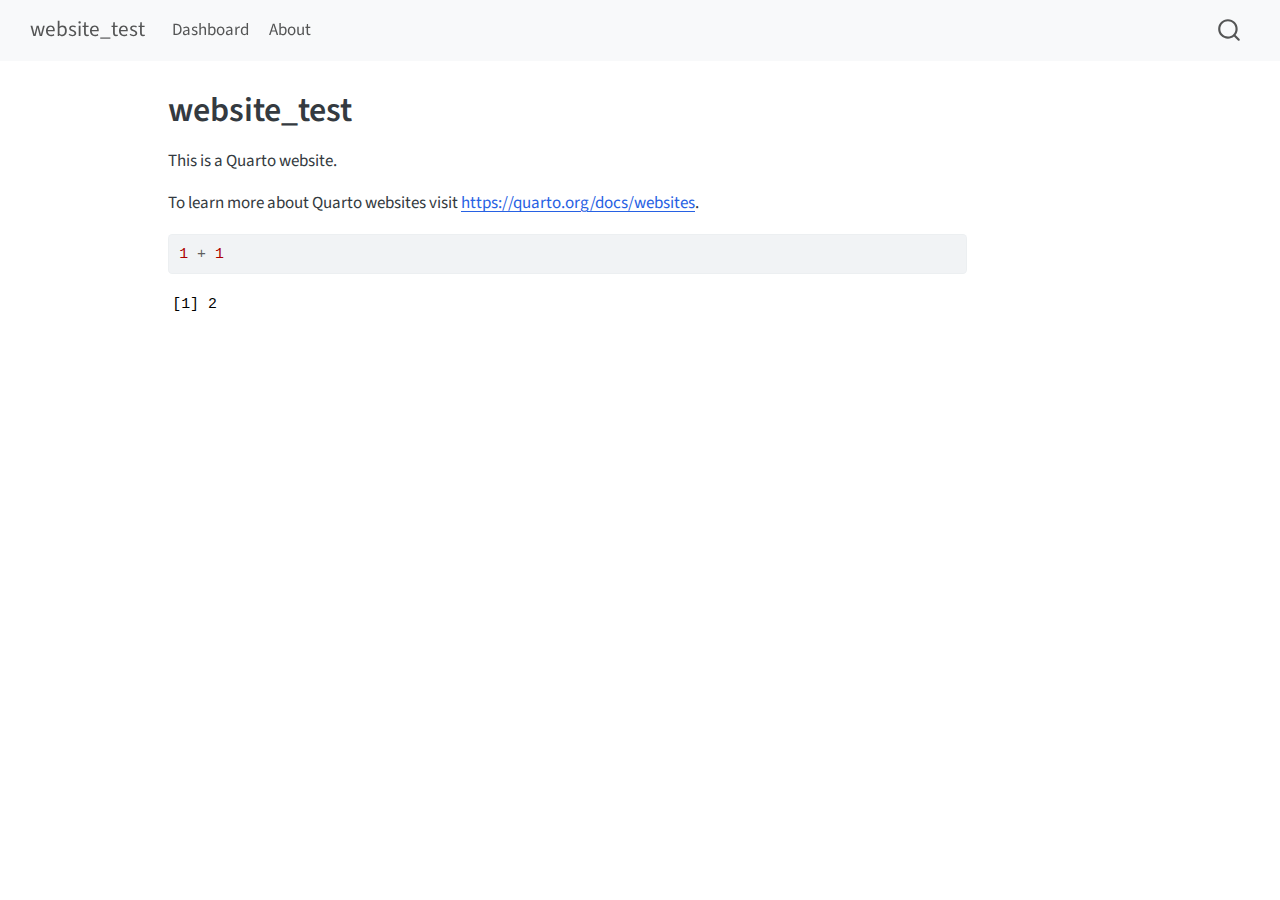
<file: index.html>
<!DOCTYPE html>
<html xmlns="http://www.w3.org/1999/xhtml" lang="en" xml:lang="en"><head>

<meta charset="utf-8">
<meta name="generator" content="quarto-1.4.549">

<meta name="viewport" content="width=device-width, initial-scale=1.0, user-scalable=yes">


<title>website_test</title>
<style>
code{white-space: pre-wrap;}
span.smallcaps{font-variant: small-caps;}
div.columns{display: flex; gap: min(4vw, 1.5em);}
div.column{flex: auto; overflow-x: auto;}
div.hanging-indent{margin-left: 1.5em; text-indent: -1.5em;}
ul.task-list{list-style: none;}
ul.task-list li input[type="checkbox"] {
  width: 0.8em;
  margin: 0 0.8em 0.2em -1em; /* quarto-specific, see https://github.com/quarto-dev/quarto-cli/issues/4556 */ 
  vertical-align: middle;
}
/* CSS for syntax highlighting */
pre > code.sourceCode { white-space: pre; position: relative; }
pre > code.sourceCode > span { line-height: 1.25; }
pre > code.sourceCode > span:empty { height: 1.2em; }
.sourceCode { overflow: visible; }
code.sourceCode > span { color: inherit; text-decoration: inherit; }
div.sourceCode { margin: 1em 0; }
pre.sourceCode { margin: 0; }
@media screen {
div.sourceCode { overflow: auto; }
}
@media print {
pre > code.sourceCode { white-space: pre-wrap; }
pre > code.sourceCode > span { text-indent: -5em; padding-left: 5em; }
}
pre.numberSource code
  { counter-reset: source-line 0; }
pre.numberSource code > span
  { position: relative; left: -4em; counter-increment: source-line; }
pre.numberSource code > span > a:first-child::before
  { content: counter(source-line);
    position: relative; left: -1em; text-align: right; vertical-align: baseline;
    border: none; display: inline-block;
    -webkit-touch-callout: none; -webkit-user-select: none;
    -khtml-user-select: none; -moz-user-select: none;
    -ms-user-select: none; user-select: none;
    padding: 0 4px; width: 4em;
  }
pre.numberSource { margin-left: 3em;  padding-left: 4px; }
div.sourceCode
  {   }
@media screen {
pre > code.sourceCode > span > a:first-child::before { text-decoration: underline; }
}
</style>


<script src="site_libs/quarto-nav/quarto-nav.js"></script>
<script src="site_libs/quarto-nav/headroom.min.js"></script>
<script src="site_libs/clipboard/clipboard.min.js"></script>
<script src="site_libs/quarto-search/autocomplete.umd.js"></script>
<script src="site_libs/quarto-search/fuse.min.js"></script>
<script src="site_libs/quarto-search/quarto-search.js"></script>
<meta name="quarto:offset" content="./">
<script src="site_libs/quarto-html/quarto.js"></script>
<script src="site_libs/quarto-html/popper.min.js"></script>
<script src="site_libs/quarto-html/tippy.umd.min.js"></script>
<script src="site_libs/quarto-html/anchor.min.js"></script>
<link href="site_libs/quarto-html/tippy.css" rel="stylesheet">
<link href="site_libs/quarto-html/quarto-syntax-highlighting.css" rel="stylesheet" id="quarto-text-highlighting-styles">
<script src="site_libs/bootstrap/bootstrap.min.js"></script>
<link href="site_libs/bootstrap/bootstrap-icons.css" rel="stylesheet">
<link href="site_libs/bootstrap/bootstrap.min.css" rel="stylesheet" id="quarto-bootstrap" data-mode="light">
<script id="quarto-search-options" type="application/json">{
  "location": "navbar",
  "copy-button": false,
  "collapse-after": 3,
  "panel-placement": "end",
  "type": "overlay",
  "limit": 50,
  "keyboard-shortcut": [
    "f",
    "/",
    "s"
  ],
  "show-item-context": false,
  "language": {
    "search-no-results-text": "No results",
    "search-matching-documents-text": "matching documents",
    "search-copy-link-title": "Copy link to search",
    "search-hide-matches-text": "Hide additional matches",
    "search-more-match-text": "more match in this document",
    "search-more-matches-text": "more matches in this document",
    "search-clear-button-title": "Clear",
    "search-text-placeholder": "",
    "search-detached-cancel-button-title": "Cancel",
    "search-submit-button-title": "Submit",
    "search-label": "Search"
  }
}</script>


<link rel="stylesheet" href="styles.css">
</head>

<body class="nav-fixed">

<div id="quarto-search-results"></div>
  <header id="quarto-header" class="headroom fixed-top">
    <nav class="navbar navbar-expand-lg " data-bs-theme="dark">
      <div class="navbar-container container-fluid">
      <div class="navbar-brand-container mx-auto">
    <a class="navbar-brand" href="./index.html">
    <span class="navbar-title">website_test</span>
    </a>
  </div>
            <div id="quarto-search" class="" title="Search"></div>
          <button class="navbar-toggler" type="button" data-bs-toggle="collapse" data-bs-target="#navbarCollapse" aria-controls="navbarCollapse" aria-expanded="false" aria-label="Toggle navigation" onclick="if (window.quartoToggleHeadroom) { window.quartoToggleHeadroom(); }">
  <span class="navbar-toggler-icon"></span>
</button>
          <div class="collapse navbar-collapse" id="navbarCollapse">
            <ul class="navbar-nav navbar-nav-scroll me-auto">
  <li class="nav-item">
    <a class="nav-link" href="./README.html"> 
<span class="menu-text">Dashboard</span></a>
  </li>  
  <li class="nav-item">
    <a class="nav-link" href="./about.html"> 
<span class="menu-text">About</span></a>
  </li>  
  <li class="nav-item compact">
    <a class="nav-link" href="./README.qmd"> 
<span class="menu-text"></span></a>
  </li>  
</ul>
          </div> <!-- /navcollapse -->
          <div class="quarto-navbar-tools">
</div>
      </div> <!-- /container-fluid -->
    </nav>
</header>
<!-- content -->
<div id="quarto-content" class="quarto-container page-columns page-rows-contents page-layout-article page-navbar">
<!-- sidebar -->
<!-- margin-sidebar -->
    <div id="quarto-margin-sidebar" class="sidebar margin-sidebar">
        
    </div>
<!-- main -->
<main class="content" id="quarto-document-content">

<header id="title-block-header" class="quarto-title-block default">
<div class="quarto-title">
<h1 class="title">website_test</h1>
</div>



<div class="quarto-title-meta">

    
  
    
  </div>
  


</header>


<p>This is a Quarto website.</p>
<p>To learn more about Quarto websites visit <a href="https://quarto.org/docs/websites" class="uri">https://quarto.org/docs/websites</a>.</p>
<div class="cell">
<div class="sourceCode cell-code" id="cb1"><pre class="sourceCode r code-with-copy"><code class="sourceCode r"><span id="cb1-1"><a href="#cb1-1" aria-hidden="true" tabindex="-1"></a><span class="dv">1</span> <span class="sc">+</span> <span class="dv">1</span></span></code><button title="Copy to Clipboard" class="code-copy-button"><i class="bi"></i></button></pre></div>
<div class="cell-output cell-output-stdout">
<pre><code>[1] 2</code></pre>
</div>
</div>



</main> <!-- /main -->
<script id="quarto-html-after-body" type="application/javascript">
window.document.addEventListener("DOMContentLoaded", function (event) {
  const toggleBodyColorMode = (bsSheetEl) => {
    const mode = bsSheetEl.getAttribute("data-mode");
    const bodyEl = window.document.querySelector("body");
    if (mode === "dark") {
      bodyEl.classList.add("quarto-dark");
      bodyEl.classList.remove("quarto-light");
    } else {
      bodyEl.classList.add("quarto-light");
      bodyEl.classList.remove("quarto-dark");
    }
  }
  const toggleBodyColorPrimary = () => {
    const bsSheetEl = window.document.querySelector("link#quarto-bootstrap");
    if (bsSheetEl) {
      toggleBodyColorMode(bsSheetEl);
    }
  }
  toggleBodyColorPrimary();  
  const icon = "";
  const anchorJS = new window.AnchorJS();
  anchorJS.options = {
    placement: 'right',
    icon: icon
  };
  anchorJS.add('.anchored');
  const isCodeAnnotation = (el) => {
    for (const clz of el.classList) {
      if (clz.startsWith('code-annotation-')) {                     
        return true;
      }
    }
    return false;
  }
  const clipboard = new window.ClipboardJS('.code-copy-button', {
    text: function(trigger) {
      const codeEl = trigger.previousElementSibling.cloneNode(true);
      for (const childEl of codeEl.children) {
        if (isCodeAnnotation(childEl)) {
          childEl.remove();
        }
      }
      return codeEl.innerText;
    }
  });
  clipboard.on('success', function(e) {
    // button target
    const button = e.trigger;
    // don't keep focus
    button.blur();
    // flash "checked"
    button.classList.add('code-copy-button-checked');
    var currentTitle = button.getAttribute("title");
    button.setAttribute("title", "Copied!");
    let tooltip;
    if (window.bootstrap) {
      button.setAttribute("data-bs-toggle", "tooltip");
      button.setAttribute("data-bs-placement", "left");
      button.setAttribute("data-bs-title", "Copied!");
      tooltip = new bootstrap.Tooltip(button, 
        { trigger: "manual", 
          customClass: "code-copy-button-tooltip",
          offset: [0, -8]});
      tooltip.show();    
    }
    setTimeout(function() {
      if (tooltip) {
        tooltip.hide();
        button.removeAttribute("data-bs-title");
        button.removeAttribute("data-bs-toggle");
        button.removeAttribute("data-bs-placement");
      }
      button.setAttribute("title", currentTitle);
      button.classList.remove('code-copy-button-checked');
    }, 1000);
    // clear code selection
    e.clearSelection();
  });
  function tippyHover(el, contentFn, onTriggerFn, onUntriggerFn) {
    const config = {
      allowHTML: true,
      maxWidth: 500,
      delay: 100,
      arrow: false,
      appendTo: function(el) {
          return el.parentElement;
      },
      interactive: true,
      interactiveBorder: 10,
      theme: 'quarto',
      placement: 'bottom-start',
    };
    if (contentFn) {
      config.content = contentFn;
    }
    if (onTriggerFn) {
      config.onTrigger = onTriggerFn;
    }
    if (onUntriggerFn) {
      config.onUntrigger = onUntriggerFn;
    }
    window.tippy(el, config); 
  }
  const noterefs = window.document.querySelectorAll('a[role="doc-noteref"]');
  for (var i=0; i<noterefs.length; i++) {
    const ref = noterefs[i];
    tippyHover(ref, function() {
      // use id or data attribute instead here
      let href = ref.getAttribute('data-footnote-href') || ref.getAttribute('href');
      try { href = new URL(href).hash; } catch {}
      const id = href.replace(/^#\/?/, "");
      const note = window.document.getElementById(id);
      return note.innerHTML;
    });
  }
  const xrefs = window.document.querySelectorAll('a.quarto-xref');
  const processXRef = (id, note) => {
    // Strip column container classes
    const stripColumnClz = (el) => {
      el.classList.remove("page-full", "page-columns");
      if (el.children) {
        for (const child of el.children) {
          stripColumnClz(child);
        }
      }
    }
    stripColumnClz(note)
    if (id === null || id.startsWith('sec-')) {
      // Special case sections, only their first couple elements
      const container = document.createElement("div");
      if (note.children && note.children.length > 2) {
        container.appendChild(note.children[0].cloneNode(true));
        for (let i = 1; i < note.children.length; i++) {
          const child = note.children[i];
          if (child.tagName === "P" && child.innerText === "") {
            continue;
          } else {
            container.appendChild(child.cloneNode(true));
            break;
          }
        }
        if (window.Quarto?.typesetMath) {
          window.Quarto.typesetMath(container);
        }
        return container.innerHTML
      } else {
        if (window.Quarto?.typesetMath) {
          window.Quarto.typesetMath(note);
        }
        return note.innerHTML;
      }
    } else {
      // Remove any anchor links if they are present
      const anchorLink = note.querySelector('a.anchorjs-link');
      if (anchorLink) {
        anchorLink.remove();
      }
      if (window.Quarto?.typesetMath) {
        window.Quarto.typesetMath(note);
      }
      // TODO in 1.5, we should make sure this works without a callout special case
      if (note.classList.contains("callout")) {
        return note.outerHTML;
      } else {
        return note.innerHTML;
      }
    }
  }
  for (var i=0; i<xrefs.length; i++) {
    const xref = xrefs[i];
    tippyHover(xref, undefined, function(instance) {
      instance.disable();
      let url = xref.getAttribute('href');
      let hash = undefined; 
      if (url.startsWith('#')) {
        hash = url;
      } else {
        try { hash = new URL(url).hash; } catch {}
      }
      if (hash) {
        const id = hash.replace(/^#\/?/, "");
        const note = window.document.getElementById(id);
        if (note !== null) {
          try {
            const html = processXRef(id, note.cloneNode(true));
            instance.setContent(html);
          } finally {
            instance.enable();
            instance.show();
          }
        } else {
          // See if we can fetch this
          fetch(url.split('#')[0])
          .then(res => res.text())
          .then(html => {
            const parser = new DOMParser();
            const htmlDoc = parser.parseFromString(html, "text/html");
            const note = htmlDoc.getElementById(id);
            if (note !== null) {
              const html = processXRef(id, note);
              instance.setContent(html);
            } 
          }).finally(() => {
            instance.enable();
            instance.show();
          });
        }
      } else {
        // See if we can fetch a full url (with no hash to target)
        // This is a special case and we should probably do some content thinning / targeting
        fetch(url)
        .then(res => res.text())
        .then(html => {
          const parser = new DOMParser();
          const htmlDoc = parser.parseFromString(html, "text/html");
          const note = htmlDoc.querySelector('main.content');
          if (note !== null) {
            // This should only happen for chapter cross references
            // (since there is no id in the URL)
            // remove the first header
            if (note.children.length > 0 && note.children[0].tagName === "HEADER") {
              note.children[0].remove();
            }
            const html = processXRef(null, note);
            instance.setContent(html);
          } 
        }).finally(() => {
          instance.enable();
          instance.show();
        });
      }
    }, function(instance) {
    });
  }
      let selectedAnnoteEl;
      const selectorForAnnotation = ( cell, annotation) => {
        let cellAttr = 'data-code-cell="' + cell + '"';
        let lineAttr = 'data-code-annotation="' +  annotation + '"';
        const selector = 'span[' + cellAttr + '][' + lineAttr + ']';
        return selector;
      }
      const selectCodeLines = (annoteEl) => {
        const doc = window.document;
        const targetCell = annoteEl.getAttribute("data-target-cell");
        const targetAnnotation = annoteEl.getAttribute("data-target-annotation");
        const annoteSpan = window.document.querySelector(selectorForAnnotation(targetCell, targetAnnotation));
        const lines = annoteSpan.getAttribute("data-code-lines").split(",");
        const lineIds = lines.map((line) => {
          return targetCell + "-" + line;
        })
        let top = null;
        let height = null;
        let parent = null;
        if (lineIds.length > 0) {
            //compute the position of the single el (top and bottom and make a div)
            const el = window.document.getElementById(lineIds[0]);
            top = el.offsetTop;
            height = el.offsetHeight;
            parent = el.parentElement.parentElement;
          if (lineIds.length > 1) {
            const lastEl = window.document.getElementById(lineIds[lineIds.length - 1]);
            const bottom = lastEl.offsetTop + lastEl.offsetHeight;
            height = bottom - top;
          }
          if (top !== null && height !== null && parent !== null) {
            // cook up a div (if necessary) and position it 
            let div = window.document.getElementById("code-annotation-line-highlight");
            if (div === null) {
              div = window.document.createElement("div");
              div.setAttribute("id", "code-annotation-line-highlight");
              div.style.position = 'absolute';
              parent.appendChild(div);
            }
            div.style.top = top - 2 + "px";
            div.style.height = height + 4 + "px";
            div.style.left = 0;
            let gutterDiv = window.document.getElementById("code-annotation-line-highlight-gutter");
            if (gutterDiv === null) {
              gutterDiv = window.document.createElement("div");
              gutterDiv.setAttribute("id", "code-annotation-line-highlight-gutter");
              gutterDiv.style.position = 'absolute';
              const codeCell = window.document.getElementById(targetCell);
              const gutter = codeCell.querySelector('.code-annotation-gutter');
              gutter.appendChild(gutterDiv);
            }
            gutterDiv.style.top = top - 2 + "px";
            gutterDiv.style.height = height + 4 + "px";
          }
          selectedAnnoteEl = annoteEl;
        }
      };
      const unselectCodeLines = () => {
        const elementsIds = ["code-annotation-line-highlight", "code-annotation-line-highlight-gutter"];
        elementsIds.forEach((elId) => {
          const div = window.document.getElementById(elId);
          if (div) {
            div.remove();
          }
        });
        selectedAnnoteEl = undefined;
      };
        // Handle positioning of the toggle
    window.addEventListener(
      "resize",
      throttle(() => {
        elRect = undefined;
        if (selectedAnnoteEl) {
          selectCodeLines(selectedAnnoteEl);
        }
      }, 10)
    );
    function throttle(fn, ms) {
    let throttle = false;
    let timer;
      return (...args) => {
        if(!throttle) { // first call gets through
            fn.apply(this, args);
            throttle = true;
        } else { // all the others get throttled
            if(timer) clearTimeout(timer); // cancel #2
            timer = setTimeout(() => {
              fn.apply(this, args);
              timer = throttle = false;
            }, ms);
        }
      };
    }
      // Attach click handler to the DT
      const annoteDls = window.document.querySelectorAll('dt[data-target-cell]');
      for (const annoteDlNode of annoteDls) {
        annoteDlNode.addEventListener('click', (event) => {
          const clickedEl = event.target;
          if (clickedEl !== selectedAnnoteEl) {
            unselectCodeLines();
            const activeEl = window.document.querySelector('dt[data-target-cell].code-annotation-active');
            if (activeEl) {
              activeEl.classList.remove('code-annotation-active');
            }
            selectCodeLines(clickedEl);
            clickedEl.classList.add('code-annotation-active');
          } else {
            // Unselect the line
            unselectCodeLines();
            clickedEl.classList.remove('code-annotation-active');
          }
        });
      }
  const findCites = (el) => {
    const parentEl = el.parentElement;
    if (parentEl) {
      const cites = parentEl.dataset.cites;
      if (cites) {
        return {
          el,
          cites: cites.split(' ')
        };
      } else {
        return findCites(el.parentElement)
      }
    } else {
      return undefined;
    }
  };
  var bibliorefs = window.document.querySelectorAll('a[role="doc-biblioref"]');
  for (var i=0; i<bibliorefs.length; i++) {
    const ref = bibliorefs[i];
    const citeInfo = findCites(ref);
    if (citeInfo) {
      tippyHover(citeInfo.el, function() {
        var popup = window.document.createElement('div');
        citeInfo.cites.forEach(function(cite) {
          var citeDiv = window.document.createElement('div');
          citeDiv.classList.add('hanging-indent');
          citeDiv.classList.add('csl-entry');
          var biblioDiv = window.document.getElementById('ref-' + cite);
          if (biblioDiv) {
            citeDiv.innerHTML = biblioDiv.innerHTML;
          }
          popup.appendChild(citeDiv);
        });
        return popup.innerHTML;
      });
    }
  }
});
</script>
</div> <!-- /content -->




</body></html>
</file>
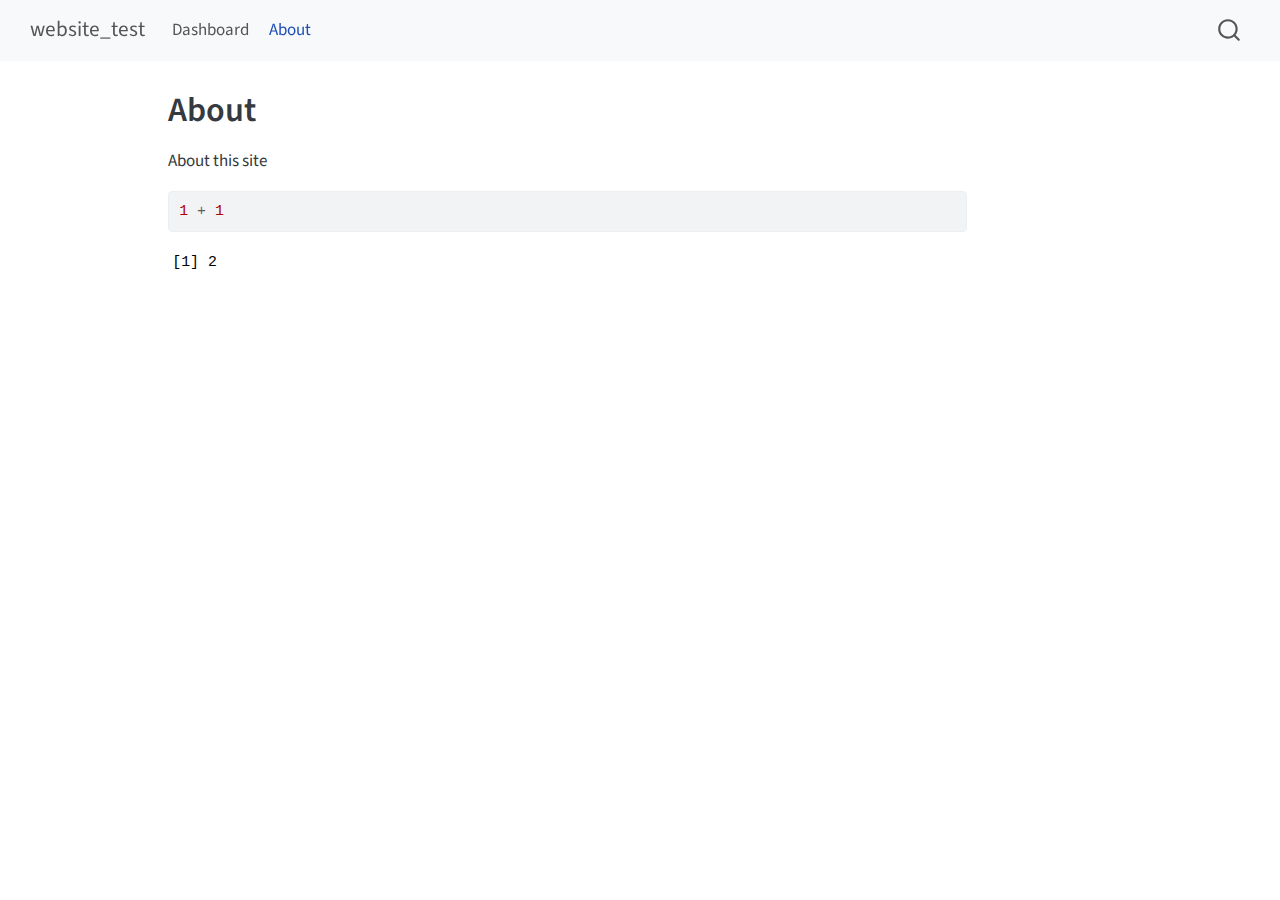
<file: about.html>
<!DOCTYPE html>
<html xmlns="http://www.w3.org/1999/xhtml" lang="en" xml:lang="en"><head>

<meta charset="utf-8">
<meta name="generator" content="quarto-1.4.549">

<meta name="viewport" content="width=device-width, initial-scale=1.0, user-scalable=yes">


<title>website_test - About</title>
<style>
code{white-space: pre-wrap;}
span.smallcaps{font-variant: small-caps;}
div.columns{display: flex; gap: min(4vw, 1.5em);}
div.column{flex: auto; overflow-x: auto;}
div.hanging-indent{margin-left: 1.5em; text-indent: -1.5em;}
ul.task-list{list-style: none;}
ul.task-list li input[type="checkbox"] {
  width: 0.8em;
  margin: 0 0.8em 0.2em -1em; /* quarto-specific, see https://github.com/quarto-dev/quarto-cli/issues/4556 */ 
  vertical-align: middle;
}
/* CSS for syntax highlighting */
pre > code.sourceCode { white-space: pre; position: relative; }
pre > code.sourceCode > span { line-height: 1.25; }
pre > code.sourceCode > span:empty { height: 1.2em; }
.sourceCode { overflow: visible; }
code.sourceCode > span { color: inherit; text-decoration: inherit; }
div.sourceCode { margin: 1em 0; }
pre.sourceCode { margin: 0; }
@media screen {
div.sourceCode { overflow: auto; }
}
@media print {
pre > code.sourceCode { white-space: pre-wrap; }
pre > code.sourceCode > span { text-indent: -5em; padding-left: 5em; }
}
pre.numberSource code
  { counter-reset: source-line 0; }
pre.numberSource code > span
  { position: relative; left: -4em; counter-increment: source-line; }
pre.numberSource code > span > a:first-child::before
  { content: counter(source-line);
    position: relative; left: -1em; text-align: right; vertical-align: baseline;
    border: none; display: inline-block;
    -webkit-touch-callout: none; -webkit-user-select: none;
    -khtml-user-select: none; -moz-user-select: none;
    -ms-user-select: none; user-select: none;
    padding: 0 4px; width: 4em;
  }
pre.numberSource { margin-left: 3em;  padding-left: 4px; }
div.sourceCode
  {   }
@media screen {
pre > code.sourceCode > span > a:first-child::before { text-decoration: underline; }
}
</style>


<script src="site_libs/quarto-nav/quarto-nav.js"></script>
<script src="site_libs/quarto-nav/headroom.min.js"></script>
<script src="site_libs/clipboard/clipboard.min.js"></script>
<script src="site_libs/quarto-search/autocomplete.umd.js"></script>
<script src="site_libs/quarto-search/fuse.min.js"></script>
<script src="site_libs/quarto-search/quarto-search.js"></script>
<meta name="quarto:offset" content="./">
<script src="site_libs/quarto-html/quarto.js"></script>
<script src="site_libs/quarto-html/popper.min.js"></script>
<script src="site_libs/quarto-html/tippy.umd.min.js"></script>
<script src="site_libs/quarto-html/anchor.min.js"></script>
<link href="site_libs/quarto-html/tippy.css" rel="stylesheet">
<link href="site_libs/quarto-html/quarto-syntax-highlighting.css" rel="stylesheet" id="quarto-text-highlighting-styles">
<script src="site_libs/bootstrap/bootstrap.min.js"></script>
<link href="site_libs/bootstrap/bootstrap-icons.css" rel="stylesheet">
<link href="site_libs/bootstrap/bootstrap.min.css" rel="stylesheet" id="quarto-bootstrap" data-mode="light">
<script id="quarto-search-options" type="application/json">{
  "location": "navbar",
  "copy-button": false,
  "collapse-after": 3,
  "panel-placement": "end",
  "type": "overlay",
  "limit": 50,
  "keyboard-shortcut": [
    "f",
    "/",
    "s"
  ],
  "show-item-context": false,
  "language": {
    "search-no-results-text": "No results",
    "search-matching-documents-text": "matching documents",
    "search-copy-link-title": "Copy link to search",
    "search-hide-matches-text": "Hide additional matches",
    "search-more-match-text": "more match in this document",
    "search-more-matches-text": "more matches in this document",
    "search-clear-button-title": "Clear",
    "search-text-placeholder": "",
    "search-detached-cancel-button-title": "Cancel",
    "search-submit-button-title": "Submit",
    "search-label": "Search"
  }
}</script>


<link rel="stylesheet" href="styles.css">
</head>

<body class="nav-fixed">

<div id="quarto-search-results"></div>
  <header id="quarto-header" class="headroom fixed-top">
    <nav class="navbar navbar-expand-lg " data-bs-theme="dark">
      <div class="navbar-container container-fluid">
      <div class="navbar-brand-container mx-auto">
    <a class="navbar-brand" href="./index.html">
    <span class="navbar-title">website_test</span>
    </a>
  </div>
            <div id="quarto-search" class="" title="Search"></div>
          <button class="navbar-toggler" type="button" data-bs-toggle="collapse" data-bs-target="#navbarCollapse" aria-controls="navbarCollapse" aria-expanded="false" aria-label="Toggle navigation" onclick="if (window.quartoToggleHeadroom) { window.quartoToggleHeadroom(); }">
  <span class="navbar-toggler-icon"></span>
</button>
          <div class="collapse navbar-collapse" id="navbarCollapse">
            <ul class="navbar-nav navbar-nav-scroll me-auto">
  <li class="nav-item">
    <a class="nav-link" href="./README.html"> 
<span class="menu-text">Dashboard</span></a>
  </li>  
  <li class="nav-item">
    <a class="nav-link active" href="./about.html" aria-current="page"> 
<span class="menu-text">About</span></a>
  </li>  
  <li class="nav-item compact">
    <a class="nav-link" href="./README.qmd"> 
<span class="menu-text"></span></a>
  </li>  
</ul>
          </div> <!-- /navcollapse -->
          <div class="quarto-navbar-tools">
</div>
      </div> <!-- /container-fluid -->
    </nav>
</header>
<!-- content -->
<div id="quarto-content" class="quarto-container page-columns page-rows-contents page-layout-article page-navbar">
<!-- sidebar -->
<!-- margin-sidebar -->
    <div id="quarto-margin-sidebar" class="sidebar margin-sidebar">
        
    </div>
<!-- main -->
<main class="content" id="quarto-document-content">

<header id="title-block-header" class="quarto-title-block default">
<div class="quarto-title">
<h1 class="title">About</h1>
</div>



<div class="quarto-title-meta">

    
  
    
  </div>
  


</header>


<p>About this site</p>
<div class="cell">
<div class="sourceCode cell-code" id="cb1"><pre class="sourceCode r code-with-copy"><code class="sourceCode r"><span id="cb1-1"><a href="#cb1-1" aria-hidden="true" tabindex="-1"></a><span class="dv">1</span> <span class="sc">+</span> <span class="dv">1</span></span></code><button title="Copy to Clipboard" class="code-copy-button"><i class="bi"></i></button></pre></div>
<div class="cell-output cell-output-stdout">
<pre><code>[1] 2</code></pre>
</div>
</div>



</main> <!-- /main -->
<script id="quarto-html-after-body" type="application/javascript">
window.document.addEventListener("DOMContentLoaded", function (event) {
  const toggleBodyColorMode = (bsSheetEl) => {
    const mode = bsSheetEl.getAttribute("data-mode");
    const bodyEl = window.document.querySelector("body");
    if (mode === "dark") {
      bodyEl.classList.add("quarto-dark");
      bodyEl.classList.remove("quarto-light");
    } else {
      bodyEl.classList.add("quarto-light");
      bodyEl.classList.remove("quarto-dark");
    }
  }
  const toggleBodyColorPrimary = () => {
    const bsSheetEl = window.document.querySelector("link#quarto-bootstrap");
    if (bsSheetEl) {
      toggleBodyColorMode(bsSheetEl);
    }
  }
  toggleBodyColorPrimary();  
  const icon = "";
  const anchorJS = new window.AnchorJS();
  anchorJS.options = {
    placement: 'right',
    icon: icon
  };
  anchorJS.add('.anchored');
  const isCodeAnnotation = (el) => {
    for (const clz of el.classList) {
      if (clz.startsWith('code-annotation-')) {                     
        return true;
      }
    }
    return false;
  }
  const clipboard = new window.ClipboardJS('.code-copy-button', {
    text: function(trigger) {
      const codeEl = trigger.previousElementSibling.cloneNode(true);
      for (const childEl of codeEl.children) {
        if (isCodeAnnotation(childEl)) {
          childEl.remove();
        }
      }
      return codeEl.innerText;
    }
  });
  clipboard.on('success', function(e) {
    // button target
    const button = e.trigger;
    // don't keep focus
    button.blur();
    // flash "checked"
    button.classList.add('code-copy-button-checked');
    var currentTitle = button.getAttribute("title");
    button.setAttribute("title", "Copied!");
    let tooltip;
    if (window.bootstrap) {
      button.setAttribute("data-bs-toggle", "tooltip");
      button.setAttribute("data-bs-placement", "left");
      button.setAttribute("data-bs-title", "Copied!");
      tooltip = new bootstrap.Tooltip(button, 
        { trigger: "manual", 
          customClass: "code-copy-button-tooltip",
          offset: [0, -8]});
      tooltip.show();    
    }
    setTimeout(function() {
      if (tooltip) {
        tooltip.hide();
        button.removeAttribute("data-bs-title");
        button.removeAttribute("data-bs-toggle");
        button.removeAttribute("data-bs-placement");
      }
      button.setAttribute("title", currentTitle);
      button.classList.remove('code-copy-button-checked');
    }, 1000);
    // clear code selection
    e.clearSelection();
  });
  function tippyHover(el, contentFn, onTriggerFn, onUntriggerFn) {
    const config = {
      allowHTML: true,
      maxWidth: 500,
      delay: 100,
      arrow: false,
      appendTo: function(el) {
          return el.parentElement;
      },
      interactive: true,
      interactiveBorder: 10,
      theme: 'quarto',
      placement: 'bottom-start',
    };
    if (contentFn) {
      config.content = contentFn;
    }
    if (onTriggerFn) {
      config.onTrigger = onTriggerFn;
    }
    if (onUntriggerFn) {
      config.onUntrigger = onUntriggerFn;
    }
    window.tippy(el, config); 
  }
  const noterefs = window.document.querySelectorAll('a[role="doc-noteref"]');
  for (var i=0; i<noterefs.length; i++) {
    const ref = noterefs[i];
    tippyHover(ref, function() {
      // use id or data attribute instead here
      let href = ref.getAttribute('data-footnote-href') || ref.getAttribute('href');
      try { href = new URL(href).hash; } catch {}
      const id = href.replace(/^#\/?/, "");
      const note = window.document.getElementById(id);
      return note.innerHTML;
    });
  }
  const xrefs = window.document.querySelectorAll('a.quarto-xref');
  const processXRef = (id, note) => {
    // Strip column container classes
    const stripColumnClz = (el) => {
      el.classList.remove("page-full", "page-columns");
      if (el.children) {
        for (const child of el.children) {
          stripColumnClz(child);
        }
      }
    }
    stripColumnClz(note)
    if (id === null || id.startsWith('sec-')) {
      // Special case sections, only their first couple elements
      const container = document.createElement("div");
      if (note.children && note.children.length > 2) {
        container.appendChild(note.children[0].cloneNode(true));
        for (let i = 1; i < note.children.length; i++) {
          const child = note.children[i];
          if (child.tagName === "P" && child.innerText === "") {
            continue;
          } else {
            container.appendChild(child.cloneNode(true));
            break;
          }
        }
        if (window.Quarto?.typesetMath) {
          window.Quarto.typesetMath(container);
        }
        return container.innerHTML
      } else {
        if (window.Quarto?.typesetMath) {
          window.Quarto.typesetMath(note);
        }
        return note.innerHTML;
      }
    } else {
      // Remove any anchor links if they are present
      const anchorLink = note.querySelector('a.anchorjs-link');
      if (anchorLink) {
        anchorLink.remove();
      }
      if (window.Quarto?.typesetMath) {
        window.Quarto.typesetMath(note);
      }
      // TODO in 1.5, we should make sure this works without a callout special case
      if (note.classList.contains("callout")) {
        return note.outerHTML;
      } else {
        return note.innerHTML;
      }
    }
  }
  for (var i=0; i<xrefs.length; i++) {
    const xref = xrefs[i];
    tippyHover(xref, undefined, function(instance) {
      instance.disable();
      let url = xref.getAttribute('href');
      let hash = undefined; 
      if (url.startsWith('#')) {
        hash = url;
      } else {
        try { hash = new URL(url).hash; } catch {}
      }
      if (hash) {
        const id = hash.replace(/^#\/?/, "");
        const note = window.document.getElementById(id);
        if (note !== null) {
          try {
            const html = processXRef(id, note.cloneNode(true));
            instance.setContent(html);
          } finally {
            instance.enable();
            instance.show();
          }
        } else {
          // See if we can fetch this
          fetch(url.split('#')[0])
          .then(res => res.text())
          .then(html => {
            const parser = new DOMParser();
            const htmlDoc = parser.parseFromString(html, "text/html");
            const note = htmlDoc.getElementById(id);
            if (note !== null) {
              const html = processXRef(id, note);
              instance.setContent(html);
            } 
          }).finally(() => {
            instance.enable();
            instance.show();
          });
        }
      } else {
        // See if we can fetch a full url (with no hash to target)
        // This is a special case and we should probably do some content thinning / targeting
        fetch(url)
        .then(res => res.text())
        .then(html => {
          const parser = new DOMParser();
          const htmlDoc = parser.parseFromString(html, "text/html");
          const note = htmlDoc.querySelector('main.content');
          if (note !== null) {
            // This should only happen for chapter cross references
            // (since there is no id in the URL)
            // remove the first header
            if (note.children.length > 0 && note.children[0].tagName === "HEADER") {
              note.children[0].remove();
            }
            const html = processXRef(null, note);
            instance.setContent(html);
          } 
        }).finally(() => {
          instance.enable();
          instance.show();
        });
      }
    }, function(instance) {
    });
  }
      let selectedAnnoteEl;
      const selectorForAnnotation = ( cell, annotation) => {
        let cellAttr = 'data-code-cell="' + cell + '"';
        let lineAttr = 'data-code-annotation="' +  annotation + '"';
        const selector = 'span[' + cellAttr + '][' + lineAttr + ']';
        return selector;
      }
      const selectCodeLines = (annoteEl) => {
        const doc = window.document;
        const targetCell = annoteEl.getAttribute("data-target-cell");
        const targetAnnotation = annoteEl.getAttribute("data-target-annotation");
        const annoteSpan = window.document.querySelector(selectorForAnnotation(targetCell, targetAnnotation));
        const lines = annoteSpan.getAttribute("data-code-lines").split(",");
        const lineIds = lines.map((line) => {
          return targetCell + "-" + line;
        })
        let top = null;
        let height = null;
        let parent = null;
        if (lineIds.length > 0) {
            //compute the position of the single el (top and bottom and make a div)
            const el = window.document.getElementById(lineIds[0]);
            top = el.offsetTop;
            height = el.offsetHeight;
            parent = el.parentElement.parentElement;
          if (lineIds.length > 1) {
            const lastEl = window.document.getElementById(lineIds[lineIds.length - 1]);
            const bottom = lastEl.offsetTop + lastEl.offsetHeight;
            height = bottom - top;
          }
          if (top !== null && height !== null && parent !== null) {
            // cook up a div (if necessary) and position it 
            let div = window.document.getElementById("code-annotation-line-highlight");
            if (div === null) {
              div = window.document.createElement("div");
              div.setAttribute("id", "code-annotation-line-highlight");
              div.style.position = 'absolute';
              parent.appendChild(div);
            }
            div.style.top = top - 2 + "px";
            div.style.height = height + 4 + "px";
            div.style.left = 0;
            let gutterDiv = window.document.getElementById("code-annotation-line-highlight-gutter");
            if (gutterDiv === null) {
              gutterDiv = window.document.createElement("div");
              gutterDiv.setAttribute("id", "code-annotation-line-highlight-gutter");
              gutterDiv.style.position = 'absolute';
              const codeCell = window.document.getElementById(targetCell);
              const gutter = codeCell.querySelector('.code-annotation-gutter');
              gutter.appendChild(gutterDiv);
            }
            gutterDiv.style.top = top - 2 + "px";
            gutterDiv.style.height = height + 4 + "px";
          }
          selectedAnnoteEl = annoteEl;
        }
      };
      const unselectCodeLines = () => {
        const elementsIds = ["code-annotation-line-highlight", "code-annotation-line-highlight-gutter"];
        elementsIds.forEach((elId) => {
          const div = window.document.getElementById(elId);
          if (div) {
            div.remove();
          }
        });
        selectedAnnoteEl = undefined;
      };
        // Handle positioning of the toggle
    window.addEventListener(
      "resize",
      throttle(() => {
        elRect = undefined;
        if (selectedAnnoteEl) {
          selectCodeLines(selectedAnnoteEl);
        }
      }, 10)
    );
    function throttle(fn, ms) {
    let throttle = false;
    let timer;
      return (...args) => {
        if(!throttle) { // first call gets through
            fn.apply(this, args);
            throttle = true;
        } else { // all the others get throttled
            if(timer) clearTimeout(timer); // cancel #2
            timer = setTimeout(() => {
              fn.apply(this, args);
              timer = throttle = false;
            }, ms);
        }
      };
    }
      // Attach click handler to the DT
      const annoteDls = window.document.querySelectorAll('dt[data-target-cell]');
      for (const annoteDlNode of annoteDls) {
        annoteDlNode.addEventListener('click', (event) => {
          const clickedEl = event.target;
          if (clickedEl !== selectedAnnoteEl) {
            unselectCodeLines();
            const activeEl = window.document.querySelector('dt[data-target-cell].code-annotation-active');
            if (activeEl) {
              activeEl.classList.remove('code-annotation-active');
            }
            selectCodeLines(clickedEl);
            clickedEl.classList.add('code-annotation-active');
          } else {
            // Unselect the line
            unselectCodeLines();
            clickedEl.classList.remove('code-annotation-active');
          }
        });
      }
  const findCites = (el) => {
    const parentEl = el.parentElement;
    if (parentEl) {
      const cites = parentEl.dataset.cites;
      if (cites) {
        return {
          el,
          cites: cites.split(' ')
        };
      } else {
        return findCites(el.parentElement)
      }
    } else {
      return undefined;
    }
  };
  var bibliorefs = window.document.querySelectorAll('a[role="doc-biblioref"]');
  for (var i=0; i<bibliorefs.length; i++) {
    const ref = bibliorefs[i];
    const citeInfo = findCites(ref);
    if (citeInfo) {
      tippyHover(citeInfo.el, function() {
        var popup = window.document.createElement('div');
        citeInfo.cites.forEach(function(cite) {
          var citeDiv = window.document.createElement('div');
          citeDiv.classList.add('hanging-indent');
          citeDiv.classList.add('csl-entry');
          var biblioDiv = window.document.getElementById('ref-' + cite);
          if (biblioDiv) {
            citeDiv.innerHTML = biblioDiv.innerHTML;
          }
          popup.appendChild(citeDiv);
        });
        return popup.innerHTML;
      });
    }
  }
});
</script>
</div> <!-- /content -->




</body></html>
</file>
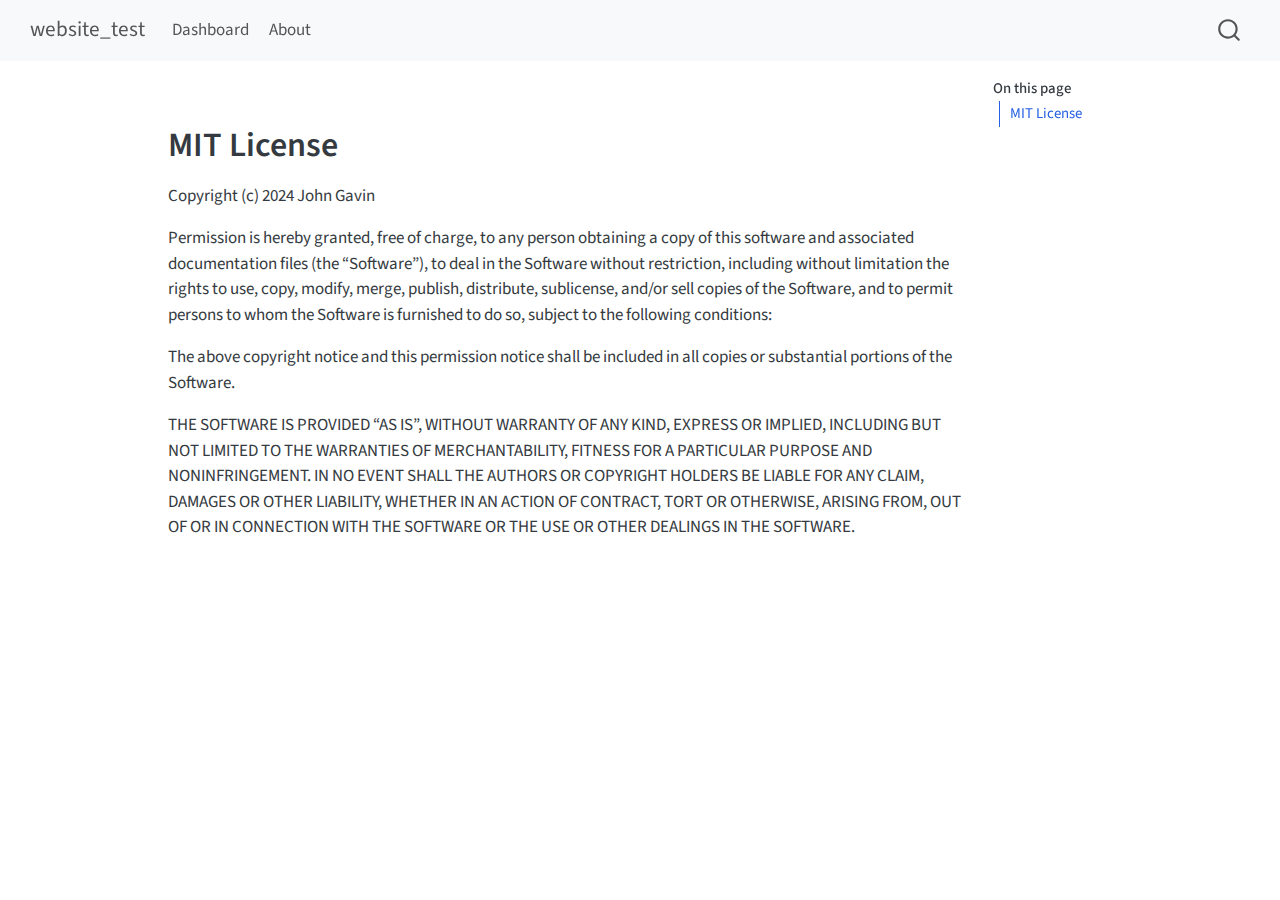
<file: LICENSE.html>
<!DOCTYPE html>
<html xmlns="http://www.w3.org/1999/xhtml" lang="en" xml:lang="en"><head>

<meta charset="utf-8">
<meta name="generator" content="quarto-1.4.549">

<meta name="viewport" content="width=device-width, initial-scale=1.0, user-scalable=yes">


<title>website_test</title>
<style>
code{white-space: pre-wrap;}
span.smallcaps{font-variant: small-caps;}
div.columns{display: flex; gap: min(4vw, 1.5em);}
div.column{flex: auto; overflow-x: auto;}
div.hanging-indent{margin-left: 1.5em; text-indent: -1.5em;}
ul.task-list{list-style: none;}
ul.task-list li input[type="checkbox"] {
  width: 0.8em;
  margin: 0 0.8em 0.2em -1em; /* quarto-specific, see https://github.com/quarto-dev/quarto-cli/issues/4556 */ 
  vertical-align: middle;
}
</style>


<script src="site_libs/quarto-nav/quarto-nav.js"></script>
<script src="site_libs/quarto-nav/headroom.min.js"></script>
<script src="site_libs/clipboard/clipboard.min.js"></script>
<script src="site_libs/quarto-search/autocomplete.umd.js"></script>
<script src="site_libs/quarto-search/fuse.min.js"></script>
<script src="site_libs/quarto-search/quarto-search.js"></script>
<meta name="quarto:offset" content="./">
<script src="site_libs/quarto-html/quarto.js"></script>
<script src="site_libs/quarto-html/popper.min.js"></script>
<script src="site_libs/quarto-html/tippy.umd.min.js"></script>
<script src="site_libs/quarto-html/anchor.min.js"></script>
<link href="site_libs/quarto-html/tippy.css" rel="stylesheet">
<link href="site_libs/quarto-html/quarto-syntax-highlighting.css" rel="stylesheet" id="quarto-text-highlighting-styles">
<script src="site_libs/bootstrap/bootstrap.min.js"></script>
<link href="site_libs/bootstrap/bootstrap-icons.css" rel="stylesheet">
<link href="site_libs/bootstrap/bootstrap.min.css" rel="stylesheet" id="quarto-bootstrap" data-mode="light">
<script id="quarto-search-options" type="application/json">{
  "location": "navbar",
  "copy-button": false,
  "collapse-after": 3,
  "panel-placement": "end",
  "type": "overlay",
  "limit": 50,
  "keyboard-shortcut": [
    "f",
    "/",
    "s"
  ],
  "show-item-context": false,
  "language": {
    "search-no-results-text": "No results",
    "search-matching-documents-text": "matching documents",
    "search-copy-link-title": "Copy link to search",
    "search-hide-matches-text": "Hide additional matches",
    "search-more-match-text": "more match in this document",
    "search-more-matches-text": "more matches in this document",
    "search-clear-button-title": "Clear",
    "search-text-placeholder": "",
    "search-detached-cancel-button-title": "Cancel",
    "search-submit-button-title": "Submit",
    "search-label": "Search"
  }
}</script>


<link rel="stylesheet" href="styles.css">
</head>

<body class="nav-fixed">

<div id="quarto-search-results"></div>
  <header id="quarto-header" class="headroom fixed-top">
    <nav class="navbar navbar-expand-lg " data-bs-theme="dark">
      <div class="navbar-container container-fluid">
      <div class="navbar-brand-container mx-auto">
    <a class="navbar-brand" href="./index.html">
    <span class="navbar-title">website_test</span>
    </a>
  </div>
            <div id="quarto-search" class="" title="Search"></div>
          <button class="navbar-toggler" type="button" data-bs-toggle="collapse" data-bs-target="#navbarCollapse" aria-controls="navbarCollapse" aria-expanded="false" aria-label="Toggle navigation" onclick="if (window.quartoToggleHeadroom) { window.quartoToggleHeadroom(); }">
  <span class="navbar-toggler-icon"></span>
</button>
          <div class="collapse navbar-collapse" id="navbarCollapse">
            <ul class="navbar-nav navbar-nav-scroll me-auto">
  <li class="nav-item">
    <a class="nav-link" href="./README.html"> 
<span class="menu-text">Dashboard</span></a>
  </li>  
  <li class="nav-item">
    <a class="nav-link" href="./about.html"> 
<span class="menu-text">About</span></a>
  </li>  
  <li class="nav-item compact">
    <a class="nav-link" href="./README.qmd"> 
<span class="menu-text"></span></a>
  </li>  
</ul>
          </div> <!-- /navcollapse -->
          <div class="quarto-navbar-tools">
</div>
      </div> <!-- /container-fluid -->
    </nav>
</header>
<!-- content -->
<div id="quarto-content" class="quarto-container page-columns page-rows-contents page-layout-article page-navbar">
<!-- sidebar -->
<!-- margin-sidebar -->
    <div id="quarto-margin-sidebar" class="sidebar margin-sidebar">
        <nav id="TOC" role="doc-toc" class="toc-active">
    <h2 id="toc-title">On this page</h2>
   
  <ul>
  <li><a href="#mit-license" id="toc-mit-license" class="nav-link active" data-scroll-target="#mit-license">MIT License</a></li>
  </ul>
</nav>
    </div>
<!-- main -->
<main class="content" id="quarto-document-content">




<section id="mit-license" class="level1">
<h1>MIT License</h1>
<p>Copyright (c) 2024 John Gavin</p>
<p>Permission is hereby granted, free of charge, to any person obtaining a copy of this software and associated documentation files (the “Software”), to deal in the Software without restriction, including without limitation the rights to use, copy, modify, merge, publish, distribute, sublicense, and/or sell copies of the Software, and to permit persons to whom the Software is furnished to do so, subject to the following conditions:</p>
<p>The above copyright notice and this permission notice shall be included in all copies or substantial portions of the Software.</p>
<p>THE SOFTWARE IS PROVIDED “AS IS”, WITHOUT WARRANTY OF ANY KIND, EXPRESS OR IMPLIED, INCLUDING BUT NOT LIMITED TO THE WARRANTIES OF MERCHANTABILITY, FITNESS FOR A PARTICULAR PURPOSE AND NONINFRINGEMENT. IN NO EVENT SHALL THE AUTHORS OR COPYRIGHT HOLDERS BE LIABLE FOR ANY CLAIM, DAMAGES OR OTHER LIABILITY, WHETHER IN AN ACTION OF CONTRACT, TORT OR OTHERWISE, ARISING FROM, OUT OF OR IN CONNECTION WITH THE SOFTWARE OR THE USE OR OTHER DEALINGS IN THE SOFTWARE.</p>


</section>

</main> <!-- /main -->
<script id="quarto-html-after-body" type="application/javascript">
window.document.addEventListener("DOMContentLoaded", function (event) {
  const toggleBodyColorMode = (bsSheetEl) => {
    const mode = bsSheetEl.getAttribute("data-mode");
    const bodyEl = window.document.querySelector("body");
    if (mode === "dark") {
      bodyEl.classList.add("quarto-dark");
      bodyEl.classList.remove("quarto-light");
    } else {
      bodyEl.classList.add("quarto-light");
      bodyEl.classList.remove("quarto-dark");
    }
  }
  const toggleBodyColorPrimary = () => {
    const bsSheetEl = window.document.querySelector("link#quarto-bootstrap");
    if (bsSheetEl) {
      toggleBodyColorMode(bsSheetEl);
    }
  }
  toggleBodyColorPrimary();  
  const icon = "";
  const anchorJS = new window.AnchorJS();
  anchorJS.options = {
    placement: 'right',
    icon: icon
  };
  anchorJS.add('.anchored');
  const isCodeAnnotation = (el) => {
    for (const clz of el.classList) {
      if (clz.startsWith('code-annotation-')) {                     
        return true;
      }
    }
    return false;
  }
  const clipboard = new window.ClipboardJS('.code-copy-button', {
    text: function(trigger) {
      const codeEl = trigger.previousElementSibling.cloneNode(true);
      for (const childEl of codeEl.children) {
        if (isCodeAnnotation(childEl)) {
          childEl.remove();
        }
      }
      return codeEl.innerText;
    }
  });
  clipboard.on('success', function(e) {
    // button target
    const button = e.trigger;
    // don't keep focus
    button.blur();
    // flash "checked"
    button.classList.add('code-copy-button-checked');
    var currentTitle = button.getAttribute("title");
    button.setAttribute("title", "Copied!");
    let tooltip;
    if (window.bootstrap) {
      button.setAttribute("data-bs-toggle", "tooltip");
      button.setAttribute("data-bs-placement", "left");
      button.setAttribute("data-bs-title", "Copied!");
      tooltip = new bootstrap.Tooltip(button, 
        { trigger: "manual", 
          customClass: "code-copy-button-tooltip",
          offset: [0, -8]});
      tooltip.show();    
    }
    setTimeout(function() {
      if (tooltip) {
        tooltip.hide();
        button.removeAttribute("data-bs-title");
        button.removeAttribute("data-bs-toggle");
        button.removeAttribute("data-bs-placement");
      }
      button.setAttribute("title", currentTitle);
      button.classList.remove('code-copy-button-checked');
    }, 1000);
    // clear code selection
    e.clearSelection();
  });
  function tippyHover(el, contentFn, onTriggerFn, onUntriggerFn) {
    const config = {
      allowHTML: true,
      maxWidth: 500,
      delay: 100,
      arrow: false,
      appendTo: function(el) {
          return el.parentElement;
      },
      interactive: true,
      interactiveBorder: 10,
      theme: 'quarto',
      placement: 'bottom-start',
    };
    if (contentFn) {
      config.content = contentFn;
    }
    if (onTriggerFn) {
      config.onTrigger = onTriggerFn;
    }
    if (onUntriggerFn) {
      config.onUntrigger = onUntriggerFn;
    }
    window.tippy(el, config); 
  }
  const noterefs = window.document.querySelectorAll('a[role="doc-noteref"]');
  for (var i=0; i<noterefs.length; i++) {
    const ref = noterefs[i];
    tippyHover(ref, function() {
      // use id or data attribute instead here
      let href = ref.getAttribute('data-footnote-href') || ref.getAttribute('href');
      try { href = new URL(href).hash; } catch {}
      const id = href.replace(/^#\/?/, "");
      const note = window.document.getElementById(id);
      return note.innerHTML;
    });
  }
  const xrefs = window.document.querySelectorAll('a.quarto-xref');
  const processXRef = (id, note) => {
    // Strip column container classes
    const stripColumnClz = (el) => {
      el.classList.remove("page-full", "page-columns");
      if (el.children) {
        for (const child of el.children) {
          stripColumnClz(child);
        }
      }
    }
    stripColumnClz(note)
    if (id === null || id.startsWith('sec-')) {
      // Special case sections, only their first couple elements
      const container = document.createElement("div");
      if (note.children && note.children.length > 2) {
        container.appendChild(note.children[0].cloneNode(true));
        for (let i = 1; i < note.children.length; i++) {
          const child = note.children[i];
          if (child.tagName === "P" && child.innerText === "") {
            continue;
          } else {
            container.appendChild(child.cloneNode(true));
            break;
          }
        }
        if (window.Quarto?.typesetMath) {
          window.Quarto.typesetMath(container);
        }
        return container.innerHTML
      } else {
        if (window.Quarto?.typesetMath) {
          window.Quarto.typesetMath(note);
        }
        return note.innerHTML;
      }
    } else {
      // Remove any anchor links if they are present
      const anchorLink = note.querySelector('a.anchorjs-link');
      if (anchorLink) {
        anchorLink.remove();
      }
      if (window.Quarto?.typesetMath) {
        window.Quarto.typesetMath(note);
      }
      // TODO in 1.5, we should make sure this works without a callout special case
      if (note.classList.contains("callout")) {
        return note.outerHTML;
      } else {
        return note.innerHTML;
      }
    }
  }
  for (var i=0; i<xrefs.length; i++) {
    const xref = xrefs[i];
    tippyHover(xref, undefined, function(instance) {
      instance.disable();
      let url = xref.getAttribute('href');
      let hash = undefined; 
      if (url.startsWith('#')) {
        hash = url;
      } else {
        try { hash = new URL(url).hash; } catch {}
      }
      if (hash) {
        const id = hash.replace(/^#\/?/, "");
        const note = window.document.getElementById(id);
        if (note !== null) {
          try {
            const html = processXRef(id, note.cloneNode(true));
            instance.setContent(html);
          } finally {
            instance.enable();
            instance.show();
          }
        } else {
          // See if we can fetch this
          fetch(url.split('#')[0])
          .then(res => res.text())
          .then(html => {
            const parser = new DOMParser();
            const htmlDoc = parser.parseFromString(html, "text/html");
            const note = htmlDoc.getElementById(id);
            if (note !== null) {
              const html = processXRef(id, note);
              instance.setContent(html);
            } 
          }).finally(() => {
            instance.enable();
            instance.show();
          });
        }
      } else {
        // See if we can fetch a full url (with no hash to target)
        // This is a special case and we should probably do some content thinning / targeting
        fetch(url)
        .then(res => res.text())
        .then(html => {
          const parser = new DOMParser();
          const htmlDoc = parser.parseFromString(html, "text/html");
          const note = htmlDoc.querySelector('main.content');
          if (note !== null) {
            // This should only happen for chapter cross references
            // (since there is no id in the URL)
            // remove the first header
            if (note.children.length > 0 && note.children[0].tagName === "HEADER") {
              note.children[0].remove();
            }
            const html = processXRef(null, note);
            instance.setContent(html);
          } 
        }).finally(() => {
          instance.enable();
          instance.show();
        });
      }
    }, function(instance) {
    });
  }
      let selectedAnnoteEl;
      const selectorForAnnotation = ( cell, annotation) => {
        let cellAttr = 'data-code-cell="' + cell + '"';
        let lineAttr = 'data-code-annotation="' +  annotation + '"';
        const selector = 'span[' + cellAttr + '][' + lineAttr + ']';
        return selector;
      }
      const selectCodeLines = (annoteEl) => {
        const doc = window.document;
        const targetCell = annoteEl.getAttribute("data-target-cell");
        const targetAnnotation = annoteEl.getAttribute("data-target-annotation");
        const annoteSpan = window.document.querySelector(selectorForAnnotation(targetCell, targetAnnotation));
        const lines = annoteSpan.getAttribute("data-code-lines").split(",");
        const lineIds = lines.map((line) => {
          return targetCell + "-" + line;
        })
        let top = null;
        let height = null;
        let parent = null;
        if (lineIds.length > 0) {
            //compute the position of the single el (top and bottom and make a div)
            const el = window.document.getElementById(lineIds[0]);
            top = el.offsetTop;
            height = el.offsetHeight;
            parent = el.parentElement.parentElement;
          if (lineIds.length > 1) {
            const lastEl = window.document.getElementById(lineIds[lineIds.length - 1]);
            const bottom = lastEl.offsetTop + lastEl.offsetHeight;
            height = bottom - top;
          }
          if (top !== null && height !== null && parent !== null) {
            // cook up a div (if necessary) and position it 
            let div = window.document.getElementById("code-annotation-line-highlight");
            if (div === null) {
              div = window.document.createElement("div");
              div.setAttribute("id", "code-annotation-line-highlight");
              div.style.position = 'absolute';
              parent.appendChild(div);
            }
            div.style.top = top - 2 + "px";
            div.style.height = height + 4 + "px";
            div.style.left = 0;
            let gutterDiv = window.document.getElementById("code-annotation-line-highlight-gutter");
            if (gutterDiv === null) {
              gutterDiv = window.document.createElement("div");
              gutterDiv.setAttribute("id", "code-annotation-line-highlight-gutter");
              gutterDiv.style.position = 'absolute';
              const codeCell = window.document.getElementById(targetCell);
              const gutter = codeCell.querySelector('.code-annotation-gutter');
              gutter.appendChild(gutterDiv);
            }
            gutterDiv.style.top = top - 2 + "px";
            gutterDiv.style.height = height + 4 + "px";
          }
          selectedAnnoteEl = annoteEl;
        }
      };
      const unselectCodeLines = () => {
        const elementsIds = ["code-annotation-line-highlight", "code-annotation-line-highlight-gutter"];
        elementsIds.forEach((elId) => {
          const div = window.document.getElementById(elId);
          if (div) {
            div.remove();
          }
        });
        selectedAnnoteEl = undefined;
      };
        // Handle positioning of the toggle
    window.addEventListener(
      "resize",
      throttle(() => {
        elRect = undefined;
        if (selectedAnnoteEl) {
          selectCodeLines(selectedAnnoteEl);
        }
      }, 10)
    );
    function throttle(fn, ms) {
    let throttle = false;
    let timer;
      return (...args) => {
        if(!throttle) { // first call gets through
            fn.apply(this, args);
            throttle = true;
        } else { // all the others get throttled
            if(timer) clearTimeout(timer); // cancel #2
            timer = setTimeout(() => {
              fn.apply(this, args);
              timer = throttle = false;
            }, ms);
        }
      };
    }
      // Attach click handler to the DT
      const annoteDls = window.document.querySelectorAll('dt[data-target-cell]');
      for (const annoteDlNode of annoteDls) {
        annoteDlNode.addEventListener('click', (event) => {
          const clickedEl = event.target;
          if (clickedEl !== selectedAnnoteEl) {
            unselectCodeLines();
            const activeEl = window.document.querySelector('dt[data-target-cell].code-annotation-active');
            if (activeEl) {
              activeEl.classList.remove('code-annotation-active');
            }
            selectCodeLines(clickedEl);
            clickedEl.classList.add('code-annotation-active');
          } else {
            // Unselect the line
            unselectCodeLines();
            clickedEl.classList.remove('code-annotation-active');
          }
        });
      }
  const findCites = (el) => {
    const parentEl = el.parentElement;
    if (parentEl) {
      const cites = parentEl.dataset.cites;
      if (cites) {
        return {
          el,
          cites: cites.split(' ')
        };
      } else {
        return findCites(el.parentElement)
      }
    } else {
      return undefined;
    }
  };
  var bibliorefs = window.document.querySelectorAll('a[role="doc-biblioref"]');
  for (var i=0; i<bibliorefs.length; i++) {
    const ref = bibliorefs[i];
    const citeInfo = findCites(ref);
    if (citeInfo) {
      tippyHover(citeInfo.el, function() {
        var popup = window.document.createElement('div');
        citeInfo.cites.forEach(function(cite) {
          var citeDiv = window.document.createElement('div');
          citeDiv.classList.add('hanging-indent');
          citeDiv.classList.add('csl-entry');
          var biblioDiv = window.document.getElementById('ref-' + cite);
          if (biblioDiv) {
            citeDiv.innerHTML = biblioDiv.innerHTML;
          }
          popup.appendChild(citeDiv);
        });
        return popup.innerHTML;
      });
    }
  }
});
</script>
</div> <!-- /content -->




</body></html>
</file>
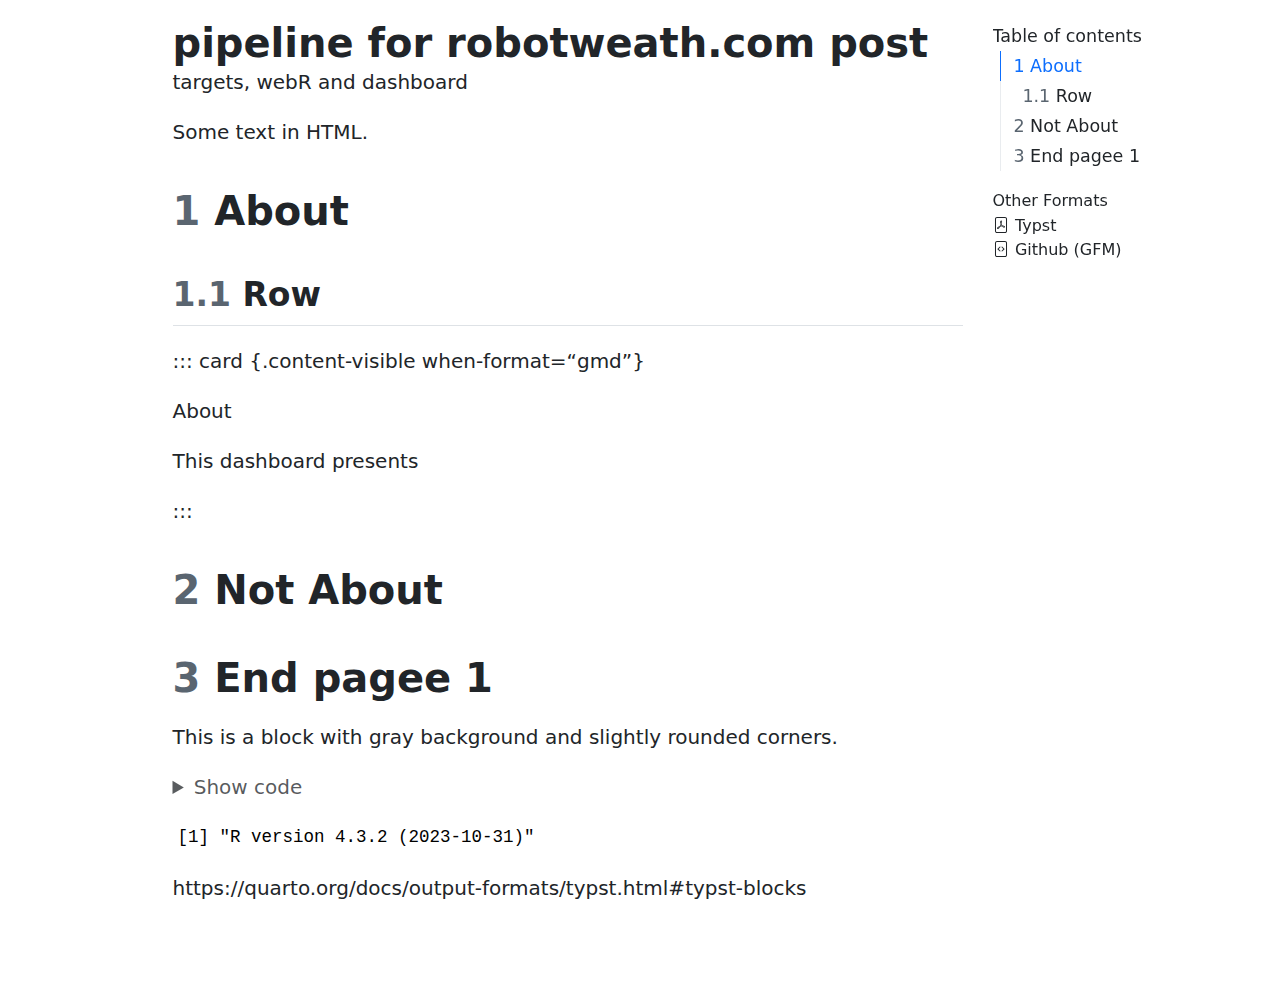
<file: README.html>
<!DOCTYPE html>
<html xmlns="http://www.w3.org/1999/xhtml" lang="en" xml:lang="en"><head>

<meta charset="utf-8">
<meta name="generator" content="quarto-1.4.549">

<meta name="viewport" content="width=device-width, initial-scale=1.0, user-scalable=yes">

<meta name="description" content="targets, webR and dashboard">

<title>pipeline for robotweath.com post</title>
<style>
code{white-space: pre-wrap;}
span.smallcaps{font-variant: small-caps;}
div.columns{display: flex; gap: min(4vw, 1.5em);}
div.column{flex: auto; overflow-x: auto;}
div.hanging-indent{margin-left: 1.5em; text-indent: -1.5em;}
ul.task-list{list-style: none;}
ul.task-list li input[type="checkbox"] {
  width: 0.8em;
  margin: 0 0.8em 0.2em -1em; /* quarto-specific, see https://github.com/quarto-dev/quarto-cli/issues/4556 */ 
  vertical-align: middle;
}
/* CSS for syntax highlighting */
pre > code.sourceCode { white-space: pre; position: relative; }
pre > code.sourceCode > span { line-height: 1.25; }
pre > code.sourceCode > span:empty { height: 1.2em; }
.sourceCode { overflow: visible; }
code.sourceCode > span { color: inherit; text-decoration: inherit; }
div.sourceCode { margin: 1em 0; }
pre.sourceCode { margin: 0; }
@media screen {
div.sourceCode { overflow: auto; }
}
@media print {
pre > code.sourceCode { white-space: pre-wrap; }
pre > code.sourceCode > span { text-indent: -5em; padding-left: 5em; }
}
pre.numberSource code
  { counter-reset: source-line 0; }
pre.numberSource code > span
  { position: relative; left: -4em; counter-increment: source-line; }
pre.numberSource code > span > a:first-child::before
  { content: counter(source-line);
    position: relative; left: -1em; text-align: right; vertical-align: baseline;
    border: none; display: inline-block;
    -webkit-touch-callout: none; -webkit-user-select: none;
    -khtml-user-select: none; -moz-user-select: none;
    -ms-user-select: none; user-select: none;
    padding: 0 4px; width: 4em;
  }
pre.numberSource { margin-left: 3em;  padding-left: 4px; }
div.sourceCode
  {   }
@media screen {
pre > code.sourceCode > span > a:first-child::before { text-decoration: underline; }
}
</style>


<script src="README_files/libs/clipboard/clipboard.min.js"></script>
<script src="README_files/libs/quarto-html/quarto.js"></script>
<script src="README_files/libs/quarto-html/popper.min.js"></script>
<script src="README_files/libs/quarto-html/tippy.umd.min.js"></script>
<script src="README_files/libs/quarto-html/anchor.min.js"></script>
<link href="README_files/libs/quarto-html/tippy.css" rel="stylesheet">
<link href="README_files/libs/quarto-html/quarto-syntax-highlighting.css" rel="stylesheet" id="quarto-text-highlighting-styles">
<script src="README_files/libs/bootstrap/bootstrap.min.js"></script>
<link href="README_files/libs/bootstrap/bootstrap-icons.css" rel="stylesheet">
<link href="README_files/libs/bootstrap/bootstrap.min.css" rel="stylesheet" id="quarto-bootstrap" data-mode="light">


<link rel="stylesheet" href="styles.css">
</head>

<body>

<div id="quarto-content" class="page-columns page-rows-contents page-layout-article">
<div id="quarto-margin-sidebar" class="sidebar margin-sidebar">
  <nav id="TOC" role="doc-toc" class="toc-active">
    <h2 id="toc-title">Table of contents</h2>
   
  <ul>
  <li><a href="#about" id="toc-about" class="nav-link active" data-scroll-target="#about"><span class="header-section-number">1</span> About</a>
  <ul class="collapse">
  <li><a href="#row" id="toc-row" class="nav-link" data-scroll-target="#row"><span class="header-section-number">1.1</span> Row</a></li>
  </ul></li>
  <li><a href="#not-about" id="toc-not-about" class="nav-link" data-scroll-target="#not-about"><span class="header-section-number">2</span> Not About</a></li>
  <li><a href="#end-pagee-1" id="toc-end-pagee-1" class="nav-link" data-scroll-target="#end-pagee-1"><span class="header-section-number">3</span> End pagee 1</a></li>
  </ul>
<div class="quarto-alternate-formats"><h2>Other Formats</h2><ul><li><a href="README.pdf"><i class="bi bi-file-pdf"></i>Typst</a></li><li><a href="README.md"><i class="bi bi-file-code"></i>Github (GFM)</a></li></ul></div></nav>
</div>
<main class="content" id="quarto-document-content">

<header id="title-block-header" class="quarto-title-block default">
<div class="quarto-title">
<h1 class="title">pipeline for robotweath.com post</h1>
</div>

<div>
  <div class="description">
    targets, webR and dashboard
  </div>
</div>


<div class="quarto-title-meta">

    
  
    
  </div>
  


</header>


<!-- README.md is generated from README.qmd. Please edit that file -->
<!---
  enclose ALL chunks with {webr-r} - not {r}
  then play each in webpage sequentially
  else {r} runs locally only
  ~/Documents_GitHub/ibrokers/vignettes/webr_dag_golem_owl.qmd
--->
<!-- badges: start -->
<!-- badges: end -->
<p>Some text <span>in HTML.</span> </p>
<section id="about" class="level1" data-number="1">
<h1 data-number="1"><span class="header-section-number">1</span> About</h1>
<section id="row" class="level2 flow" data-number="1.1">
<h2 class="flow anchored" data-number="1.1" data-anchor-id="row"><span class="header-section-number">1.1</span> Row</h2>
<p>::: card {.content-visible when-format=“gmd”}</p>
<div class="card-header">
<p>About</p>
</div>
<div class="card-body">
<p>This dashboard presents</p>
</div>
<p>:::</p>
</section>
</section>
<section id="not-about" class="level1" data-number="2">
<h1 data-number="2"><span class="header-section-number">2</span> Not About</h1>
<!-- 
For README.md only (when-format="html")
See below (when-format="gmd") for  README.html
-->
<!-- 

``` 
{r reticulate, eval = FALSE}
#| code-fold: true
#| eval: false
# if (!requireNamespace(reticulate)) 
#   install.packages("reticulate")
# library(reticulate)
# reticulate::py_config()
# reticulate::py_discover_config()
# # renv::use_python() https://blog.rstudio.com/2019/11/06/renv-project-environments-for-r/#Integration_with_Python
# reticulate::py_version()
# TODO: v nix install?
# py_install(c("polars"))
# py_run_string('import polars') # fails
# repl_python() ; import polars # fails
```

```
{python sys.version, eval = FALSE}
#| eval: false
# import sys
# print(sys.version)
```
-->
</section>
<section id="end-pagee-1" class="level1" data-number="3">
<h1 data-number="3"><span class="header-section-number">3</span> End pagee 1</h1>
<div class="block" data-fill="luma(230)" data-inset="8pt" data-radius="4pt">
<p>This is a block with gray background and slightly rounded corners.</p>
<div class="cell">
<details class="code-fold">
<summary>Show code</summary>
<div class="sourceCode cell-code" id="cb1"><pre class="sourceCode r code-with-copy"><code class="sourceCode r"><span id="cb1-1"><a href="#cb1-1" aria-hidden="true" tabindex="-1"></a>R.version.string</span></code><button title="Copy to Clipboard" class="code-copy-button"><i class="bi"></i></button></pre></div>
</details>
<div class="cell-output cell-output-stdout">
<pre><code>[1] "R version 4.3.2 (2023-10-31)"</code></pre>
</div>
</div>
<p>https://quarto.org/docs/output-formats/typst.html#typst-blocks</p>
</div>
</section>

</main>
<!-- /main column -->
<script id="quarto-html-after-body" type="application/javascript">
window.document.addEventListener("DOMContentLoaded", function (event) {
  const toggleBodyColorMode = (bsSheetEl) => {
    const mode = bsSheetEl.getAttribute("data-mode");
    const bodyEl = window.document.querySelector("body");
    if (mode === "dark") {
      bodyEl.classList.add("quarto-dark");
      bodyEl.classList.remove("quarto-light");
    } else {
      bodyEl.classList.add("quarto-light");
      bodyEl.classList.remove("quarto-dark");
    }
  }
  const toggleBodyColorPrimary = () => {
    const bsSheetEl = window.document.querySelector("link#quarto-bootstrap");
    if (bsSheetEl) {
      toggleBodyColorMode(bsSheetEl);
    }
  }
  toggleBodyColorPrimary();  
  const icon = "";
  const anchorJS = new window.AnchorJS();
  anchorJS.options = {
    placement: 'right',
    icon: icon
  };
  anchorJS.add('.anchored');
  const isCodeAnnotation = (el) => {
    for (const clz of el.classList) {
      if (clz.startsWith('code-annotation-')) {                     
        return true;
      }
    }
    return false;
  }
  const clipboard = new window.ClipboardJS('.code-copy-button', {
    text: function(trigger) {
      const codeEl = trigger.previousElementSibling.cloneNode(true);
      for (const childEl of codeEl.children) {
        if (isCodeAnnotation(childEl)) {
          childEl.remove();
        }
      }
      return codeEl.innerText;
    }
  });
  clipboard.on('success', function(e) {
    // button target
    const button = e.trigger;
    // don't keep focus
    button.blur();
    // flash "checked"
    button.classList.add('code-copy-button-checked');
    var currentTitle = button.getAttribute("title");
    button.setAttribute("title", "Copied!");
    let tooltip;
    if (window.bootstrap) {
      button.setAttribute("data-bs-toggle", "tooltip");
      button.setAttribute("data-bs-placement", "left");
      button.setAttribute("data-bs-title", "Copied!");
      tooltip = new bootstrap.Tooltip(button, 
        { trigger: "manual", 
          customClass: "code-copy-button-tooltip",
          offset: [0, -8]});
      tooltip.show();    
    }
    setTimeout(function() {
      if (tooltip) {
        tooltip.hide();
        button.removeAttribute("data-bs-title");
        button.removeAttribute("data-bs-toggle");
        button.removeAttribute("data-bs-placement");
      }
      button.setAttribute("title", currentTitle);
      button.classList.remove('code-copy-button-checked');
    }, 1000);
    // clear code selection
    e.clearSelection();
  });
  function tippyHover(el, contentFn, onTriggerFn, onUntriggerFn) {
    const config = {
      allowHTML: true,
      maxWidth: 500,
      delay: 100,
      arrow: false,
      appendTo: function(el) {
          return el.parentElement;
      },
      interactive: true,
      interactiveBorder: 10,
      theme: 'quarto',
      placement: 'bottom-start',
    };
    if (contentFn) {
      config.content = contentFn;
    }
    if (onTriggerFn) {
      config.onTrigger = onTriggerFn;
    }
    if (onUntriggerFn) {
      config.onUntrigger = onUntriggerFn;
    }
    window.tippy(el, config); 
  }
  const noterefs = window.document.querySelectorAll('a[role="doc-noteref"]');
  for (var i=0; i<noterefs.length; i++) {
    const ref = noterefs[i];
    tippyHover(ref, function() {
      // use id or data attribute instead here
      let href = ref.getAttribute('data-footnote-href') || ref.getAttribute('href');
      try { href = new URL(href).hash; } catch {}
      const id = href.replace(/^#\/?/, "");
      const note = window.document.getElementById(id);
      return note.innerHTML;
    });
  }
  const xrefs = window.document.querySelectorAll('a.quarto-xref');
  const processXRef = (id, note) => {
    // Strip column container classes
    const stripColumnClz = (el) => {
      el.classList.remove("page-full", "page-columns");
      if (el.children) {
        for (const child of el.children) {
          stripColumnClz(child);
        }
      }
    }
    stripColumnClz(note)
    if (id === null || id.startsWith('sec-')) {
      // Special case sections, only their first couple elements
      const container = document.createElement("div");
      if (note.children && note.children.length > 2) {
        container.appendChild(note.children[0].cloneNode(true));
        for (let i = 1; i < note.children.length; i++) {
          const child = note.children[i];
          if (child.tagName === "P" && child.innerText === "") {
            continue;
          } else {
            container.appendChild(child.cloneNode(true));
            break;
          }
        }
        if (window.Quarto?.typesetMath) {
          window.Quarto.typesetMath(container);
        }
        return container.innerHTML
      } else {
        if (window.Quarto?.typesetMath) {
          window.Quarto.typesetMath(note);
        }
        return note.innerHTML;
      }
    } else {
      // Remove any anchor links if they are present
      const anchorLink = note.querySelector('a.anchorjs-link');
      if (anchorLink) {
        anchorLink.remove();
      }
      if (window.Quarto?.typesetMath) {
        window.Quarto.typesetMath(note);
      }
      // TODO in 1.5, we should make sure this works without a callout special case
      if (note.classList.contains("callout")) {
        return note.outerHTML;
      } else {
        return note.innerHTML;
      }
    }
  }
  for (var i=0; i<xrefs.length; i++) {
    const xref = xrefs[i];
    tippyHover(xref, undefined, function(instance) {
      instance.disable();
      let url = xref.getAttribute('href');
      let hash = undefined; 
      if (url.startsWith('#')) {
        hash = url;
      } else {
        try { hash = new URL(url).hash; } catch {}
      }
      if (hash) {
        const id = hash.replace(/^#\/?/, "");
        const note = window.document.getElementById(id);
        if (note !== null) {
          try {
            const html = processXRef(id, note.cloneNode(true));
            instance.setContent(html);
          } finally {
            instance.enable();
            instance.show();
          }
        } else {
          // See if we can fetch this
          fetch(url.split('#')[0])
          .then(res => res.text())
          .then(html => {
            const parser = new DOMParser();
            const htmlDoc = parser.parseFromString(html, "text/html");
            const note = htmlDoc.getElementById(id);
            if (note !== null) {
              const html = processXRef(id, note);
              instance.setContent(html);
            } 
          }).finally(() => {
            instance.enable();
            instance.show();
          });
        }
      } else {
        // See if we can fetch a full url (with no hash to target)
        // This is a special case and we should probably do some content thinning / targeting
        fetch(url)
        .then(res => res.text())
        .then(html => {
          const parser = new DOMParser();
          const htmlDoc = parser.parseFromString(html, "text/html");
          const note = htmlDoc.querySelector('main.content');
          if (note !== null) {
            // This should only happen for chapter cross references
            // (since there is no id in the URL)
            // remove the first header
            if (note.children.length > 0 && note.children[0].tagName === "HEADER") {
              note.children[0].remove();
            }
            const html = processXRef(null, note);
            instance.setContent(html);
          } 
        }).finally(() => {
          instance.enable();
          instance.show();
        });
      }
    }, function(instance) {
    });
  }
      let selectedAnnoteEl;
      const selectorForAnnotation = ( cell, annotation) => {
        let cellAttr = 'data-code-cell="' + cell + '"';
        let lineAttr = 'data-code-annotation="' +  annotation + '"';
        const selector = 'span[' + cellAttr + '][' + lineAttr + ']';
        return selector;
      }
      const selectCodeLines = (annoteEl) => {
        const doc = window.document;
        const targetCell = annoteEl.getAttribute("data-target-cell");
        const targetAnnotation = annoteEl.getAttribute("data-target-annotation");
        const annoteSpan = window.document.querySelector(selectorForAnnotation(targetCell, targetAnnotation));
        const lines = annoteSpan.getAttribute("data-code-lines").split(",");
        const lineIds = lines.map((line) => {
          return targetCell + "-" + line;
        })
        let top = null;
        let height = null;
        let parent = null;
        if (lineIds.length > 0) {
            //compute the position of the single el (top and bottom and make a div)
            const el = window.document.getElementById(lineIds[0]);
            top = el.offsetTop;
            height = el.offsetHeight;
            parent = el.parentElement.parentElement;
          if (lineIds.length > 1) {
            const lastEl = window.document.getElementById(lineIds[lineIds.length - 1]);
            const bottom = lastEl.offsetTop + lastEl.offsetHeight;
            height = bottom - top;
          }
          if (top !== null && height !== null && parent !== null) {
            // cook up a div (if necessary) and position it 
            let div = window.document.getElementById("code-annotation-line-highlight");
            if (div === null) {
              div = window.document.createElement("div");
              div.setAttribute("id", "code-annotation-line-highlight");
              div.style.position = 'absolute';
              parent.appendChild(div);
            }
            div.style.top = top - 2 + "px";
            div.style.height = height + 4 + "px";
            div.style.left = 0;
            let gutterDiv = window.document.getElementById("code-annotation-line-highlight-gutter");
            if (gutterDiv === null) {
              gutterDiv = window.document.createElement("div");
              gutterDiv.setAttribute("id", "code-annotation-line-highlight-gutter");
              gutterDiv.style.position = 'absolute';
              const codeCell = window.document.getElementById(targetCell);
              const gutter = codeCell.querySelector('.code-annotation-gutter');
              gutter.appendChild(gutterDiv);
            }
            gutterDiv.style.top = top - 2 + "px";
            gutterDiv.style.height = height + 4 + "px";
          }
          selectedAnnoteEl = annoteEl;
        }
      };
      const unselectCodeLines = () => {
        const elementsIds = ["code-annotation-line-highlight", "code-annotation-line-highlight-gutter"];
        elementsIds.forEach((elId) => {
          const div = window.document.getElementById(elId);
          if (div) {
            div.remove();
          }
        });
        selectedAnnoteEl = undefined;
      };
        // Handle positioning of the toggle
    window.addEventListener(
      "resize",
      throttle(() => {
        elRect = undefined;
        if (selectedAnnoteEl) {
          selectCodeLines(selectedAnnoteEl);
        }
      }, 10)
    );
    function throttle(fn, ms) {
    let throttle = false;
    let timer;
      return (...args) => {
        if(!throttle) { // first call gets through
            fn.apply(this, args);
            throttle = true;
        } else { // all the others get throttled
            if(timer) clearTimeout(timer); // cancel #2
            timer = setTimeout(() => {
              fn.apply(this, args);
              timer = throttle = false;
            }, ms);
        }
      };
    }
      // Attach click handler to the DT
      const annoteDls = window.document.querySelectorAll('dt[data-target-cell]');
      for (const annoteDlNode of annoteDls) {
        annoteDlNode.addEventListener('click', (event) => {
          const clickedEl = event.target;
          if (clickedEl !== selectedAnnoteEl) {
            unselectCodeLines();
            const activeEl = window.document.querySelector('dt[data-target-cell].code-annotation-active');
            if (activeEl) {
              activeEl.classList.remove('code-annotation-active');
            }
            selectCodeLines(clickedEl);
            clickedEl.classList.add('code-annotation-active');
          } else {
            // Unselect the line
            unselectCodeLines();
            clickedEl.classList.remove('code-annotation-active');
          }
        });
      }
  const findCites = (el) => {
    const parentEl = el.parentElement;
    if (parentEl) {
      const cites = parentEl.dataset.cites;
      if (cites) {
        return {
          el,
          cites: cites.split(' ')
        };
      } else {
        return findCites(el.parentElement)
      }
    } else {
      return undefined;
    }
  };
  var bibliorefs = window.document.querySelectorAll('a[role="doc-biblioref"]');
  for (var i=0; i<bibliorefs.length; i++) {
    const ref = bibliorefs[i];
    const citeInfo = findCites(ref);
    if (citeInfo) {
      tippyHover(citeInfo.el, function() {
        var popup = window.document.createElement('div');
        citeInfo.cites.forEach(function(cite) {
          var citeDiv = window.document.createElement('div');
          citeDiv.classList.add('hanging-indent');
          citeDiv.classList.add('csl-entry');
          var biblioDiv = window.document.getElementById('ref-' + cite);
          if (biblioDiv) {
            citeDiv.innerHTML = biblioDiv.innerHTML;
          }
          popup.appendChild(citeDiv);
        });
        return popup.innerHTML;
      });
    }
  }
});
</script>
</div> <!-- /content -->




</body></html>
</file>
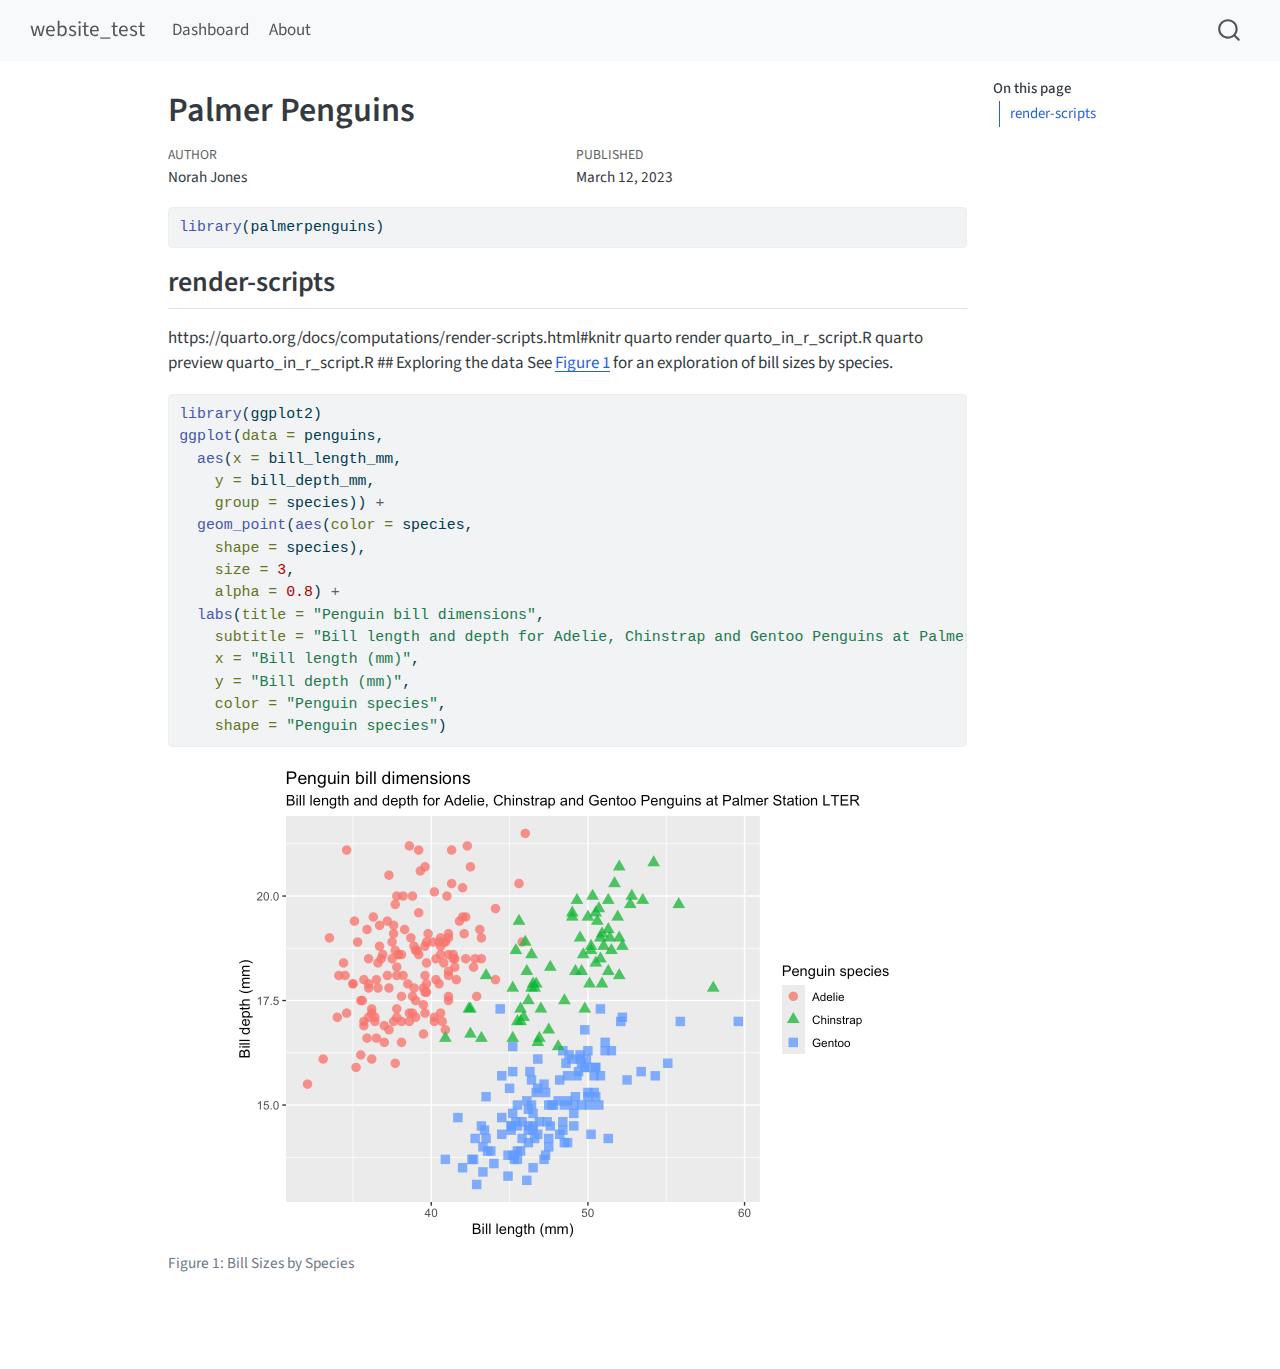
<file: R/scripts/quarto_in_r_script.html>
<!DOCTYPE html>
<html xmlns="http://www.w3.org/1999/xhtml" lang="en" xml:lang="en"><head>

<meta charset="utf-8">
<meta name="generator" content="quarto-1.4.549">

<meta name="viewport" content="width=device-width, initial-scale=1.0, user-scalable=yes">

<meta name="author" content="Norah Jones">
<meta name="dcterms.date" content="2023-03-12">

<title>website_test - Palmer Penguins</title>
<style>
code{white-space: pre-wrap;}
span.smallcaps{font-variant: small-caps;}
div.columns{display: flex; gap: min(4vw, 1.5em);}
div.column{flex: auto; overflow-x: auto;}
div.hanging-indent{margin-left: 1.5em; text-indent: -1.5em;}
ul.task-list{list-style: none;}
ul.task-list li input[type="checkbox"] {
  width: 0.8em;
  margin: 0 0.8em 0.2em -1em; /* quarto-specific, see https://github.com/quarto-dev/quarto-cli/issues/4556 */ 
  vertical-align: middle;
}
/* CSS for syntax highlighting */
pre > code.sourceCode { white-space: pre; position: relative; }
pre > code.sourceCode > span { line-height: 1.25; }
pre > code.sourceCode > span:empty { height: 1.2em; }
.sourceCode { overflow: visible; }
code.sourceCode > span { color: inherit; text-decoration: inherit; }
div.sourceCode { margin: 1em 0; }
pre.sourceCode { margin: 0; }
@media screen {
div.sourceCode { overflow: auto; }
}
@media print {
pre > code.sourceCode { white-space: pre-wrap; }
pre > code.sourceCode > span { text-indent: -5em; padding-left: 5em; }
}
pre.numberSource code
  { counter-reset: source-line 0; }
pre.numberSource code > span
  { position: relative; left: -4em; counter-increment: source-line; }
pre.numberSource code > span > a:first-child::before
  { content: counter(source-line);
    position: relative; left: -1em; text-align: right; vertical-align: baseline;
    border: none; display: inline-block;
    -webkit-touch-callout: none; -webkit-user-select: none;
    -khtml-user-select: none; -moz-user-select: none;
    -ms-user-select: none; user-select: none;
    padding: 0 4px; width: 4em;
  }
pre.numberSource { margin-left: 3em;  padding-left: 4px; }
div.sourceCode
  {   }
@media screen {
pre > code.sourceCode > span > a:first-child::before { text-decoration: underline; }
}
</style>


<script src="../../site_libs/quarto-nav/quarto-nav.js"></script>
<script src="../../site_libs/quarto-nav/headroom.min.js"></script>
<script src="../../site_libs/clipboard/clipboard.min.js"></script>
<script src="../../site_libs/quarto-search/autocomplete.umd.js"></script>
<script src="../../site_libs/quarto-search/fuse.min.js"></script>
<script src="../../site_libs/quarto-search/quarto-search.js"></script>
<meta name="quarto:offset" content="../../">
<script src="../../site_libs/quarto-html/quarto.js"></script>
<script src="../../site_libs/quarto-html/popper.min.js"></script>
<script src="../../site_libs/quarto-html/tippy.umd.min.js"></script>
<script src="../../site_libs/quarto-html/anchor.min.js"></script>
<link href="../../site_libs/quarto-html/tippy.css" rel="stylesheet">
<link href="../../site_libs/quarto-html/quarto-syntax-highlighting.css" rel="stylesheet" id="quarto-text-highlighting-styles">
<script src="../../site_libs/bootstrap/bootstrap.min.js"></script>
<link href="../../site_libs/bootstrap/bootstrap-icons.css" rel="stylesheet">
<link href="../../site_libs/bootstrap/bootstrap.min.css" rel="stylesheet" id="quarto-bootstrap" data-mode="light">
<script id="quarto-search-options" type="application/json">{
  "location": "navbar",
  "copy-button": false,
  "collapse-after": 3,
  "panel-placement": "end",
  "type": "overlay",
  "limit": 50,
  "keyboard-shortcut": [
    "f",
    "/",
    "s"
  ],
  "show-item-context": false,
  "language": {
    "search-no-results-text": "No results",
    "search-matching-documents-text": "matching documents",
    "search-copy-link-title": "Copy link to search",
    "search-hide-matches-text": "Hide additional matches",
    "search-more-match-text": "more match in this document",
    "search-more-matches-text": "more matches in this document",
    "search-clear-button-title": "Clear",
    "search-text-placeholder": "",
    "search-detached-cancel-button-title": "Cancel",
    "search-submit-button-title": "Submit",
    "search-label": "Search"
  }
}</script>


<link rel="stylesheet" href="../../styles.css">
</head>

<body class="nav-fixed">

<div id="quarto-search-results"></div>
  <header id="quarto-header" class="headroom fixed-top">
    <nav class="navbar navbar-expand-lg " data-bs-theme="dark">
      <div class="navbar-container container-fluid">
      <div class="navbar-brand-container mx-auto">
    <a class="navbar-brand" href="../../index.html">
    <span class="navbar-title">website_test</span>
    </a>
  </div>
            <div id="quarto-search" class="" title="Search"></div>
          <button class="navbar-toggler" type="button" data-bs-toggle="collapse" data-bs-target="#navbarCollapse" aria-controls="navbarCollapse" aria-expanded="false" aria-label="Toggle navigation" onclick="if (window.quartoToggleHeadroom) { window.quartoToggleHeadroom(); }">
  <span class="navbar-toggler-icon"></span>
</button>
          <div class="collapse navbar-collapse" id="navbarCollapse">
            <ul class="navbar-nav navbar-nav-scroll me-auto">
  <li class="nav-item">
    <a class="nav-link" href="../../README.html"> 
<span class="menu-text">Dashboard</span></a>
  </li>  
  <li class="nav-item">
    <a class="nav-link" href="../../about.html"> 
<span class="menu-text">About</span></a>
  </li>  
  <li class="nav-item compact">
    <a class="nav-link" href="../../README.qmd"> 
<span class="menu-text"></span></a>
  </li>  
</ul>
          </div> <!-- /navcollapse -->
          <div class="quarto-navbar-tools">
</div>
      </div> <!-- /container-fluid -->
    </nav>
</header>
<!-- content -->
<div id="quarto-content" class="quarto-container page-columns page-rows-contents page-layout-article page-navbar">
<!-- sidebar -->
<!-- margin-sidebar -->
    <div id="quarto-margin-sidebar" class="sidebar margin-sidebar">
        <nav id="TOC" role="doc-toc" class="toc-active">
    <h2 id="toc-title">On this page</h2>
   
  <ul>
  <li><a href="#render-scripts" id="toc-render-scripts" class="nav-link active" data-scroll-target="#render-scripts">render-scripts</a></li>
  </ul>
</nav>
    </div>
<!-- main -->
<main class="content" id="quarto-document-content">

<header id="title-block-header" class="quarto-title-block default">
<div class="quarto-title">
<h1 class="title">Palmer Penguins</h1>
</div>



<div class="quarto-title-meta">

    <div>
    <div class="quarto-title-meta-heading">Author</div>
    <div class="quarto-title-meta-contents">
             <p>Norah Jones </p>
          </div>
  </div>
    
    <div>
    <div class="quarto-title-meta-heading">Published</div>
    <div class="quarto-title-meta-contents">
      <p class="date">March 12, 2023</p>
    </div>
  </div>
  
    
  </div>
  


</header>


<div class="cell">
<div class="sourceCode cell-code" id="cb1"><pre class="sourceCode r code-with-copy"><code class="sourceCode r"><span id="cb1-1"><a href="#cb1-1" aria-hidden="true" tabindex="-1"></a><span class="fu">library</span>(palmerpenguins)</span></code><button title="Copy to Clipboard" class="code-copy-button"><i class="bi"></i></button></pre></div>
</div>
<section id="render-scripts" class="level2">
<h2 class="anchored" data-anchor-id="render-scripts">render-scripts</h2>
<p>https://quarto.org/docs/computations/render-scripts.html#knitr quarto render quarto_in_r_script.R quarto preview quarto_in_r_script.R ## Exploring the data See <a href="#fig-bill-sizes" class="quarto-xref">Figure&nbsp;1</a> for an exploration of bill sizes by species.</p>
<div class="cell">
<div class="sourceCode cell-code" id="cb2"><pre class="sourceCode r code-with-copy"><code class="sourceCode r"><span id="cb2-1"><a href="#cb2-1" aria-hidden="true" tabindex="-1"></a><span class="fu">library</span>(ggplot2)</span>
<span id="cb2-2"><a href="#cb2-2" aria-hidden="true" tabindex="-1"></a><span class="fu">ggplot</span>(<span class="at">data =</span> penguins,</span>
<span id="cb2-3"><a href="#cb2-3" aria-hidden="true" tabindex="-1"></a>  <span class="fu">aes</span>(<span class="at">x =</span> bill_length_mm,</span>
<span id="cb2-4"><a href="#cb2-4" aria-hidden="true" tabindex="-1"></a>    <span class="at">y =</span> bill_depth_mm,</span>
<span id="cb2-5"><a href="#cb2-5" aria-hidden="true" tabindex="-1"></a>    <span class="at">group =</span> species)) <span class="sc">+</span></span>
<span id="cb2-6"><a href="#cb2-6" aria-hidden="true" tabindex="-1"></a>  <span class="fu">geom_point</span>(<span class="fu">aes</span>(<span class="at">color =</span> species,</span>
<span id="cb2-7"><a href="#cb2-7" aria-hidden="true" tabindex="-1"></a>    <span class="at">shape =</span> species),</span>
<span id="cb2-8"><a href="#cb2-8" aria-hidden="true" tabindex="-1"></a>    <span class="at">size =</span> <span class="dv">3</span>,</span>
<span id="cb2-9"><a href="#cb2-9" aria-hidden="true" tabindex="-1"></a>    <span class="at">alpha =</span> <span class="fl">0.8</span>) <span class="sc">+</span></span>
<span id="cb2-10"><a href="#cb2-10" aria-hidden="true" tabindex="-1"></a>  <span class="fu">labs</span>(<span class="at">title =</span> <span class="st">"Penguin bill dimensions"</span>,</span>
<span id="cb2-11"><a href="#cb2-11" aria-hidden="true" tabindex="-1"></a>    <span class="at">subtitle =</span> <span class="st">"Bill length and depth for Adelie, Chinstrap and Gentoo Penguins at Palmer Station LTER"</span>,</span>
<span id="cb2-12"><a href="#cb2-12" aria-hidden="true" tabindex="-1"></a>    <span class="at">x =</span> <span class="st">"Bill length (mm)"</span>,</span>
<span id="cb2-13"><a href="#cb2-13" aria-hidden="true" tabindex="-1"></a>    <span class="at">y =</span> <span class="st">"Bill depth (mm)"</span>,</span>
<span id="cb2-14"><a href="#cb2-14" aria-hidden="true" tabindex="-1"></a>    <span class="at">color =</span> <span class="st">"Penguin species"</span>,</span>
<span id="cb2-15"><a href="#cb2-15" aria-hidden="true" tabindex="-1"></a>    <span class="at">shape =</span> <span class="st">"Penguin species"</span>)</span></code><button title="Copy to Clipboard" class="code-copy-button"><i class="bi"></i></button></pre></div>
<div class="cell-output-display">
<div id="fig-bill-sizes" class="quarto-figure quarto-figure-center quarto-float anchored">
<figure class="quarto-float quarto-float-fig figure">
<div aria-describedby="fig-bill-sizes-caption-0ceaefa1-69ba-4598-a22c-09a6ac19f8ca">
<img src="quarto_in_r_script_files/figure-html/fig-bill-sizes-1.png" class="img-fluid figure-img" width="672">
</div>
<figcaption class="quarto-float-caption-bottom quarto-float-caption quarto-float-fig" id="fig-bill-sizes-caption-0ceaefa1-69ba-4598-a22c-09a6ac19f8ca">
Figure&nbsp;1: Bill Sizes by Species
</figcaption>
</figure>
</div>
</div>
</div>


</section>

</main> <!-- /main -->
<script id="quarto-html-after-body" type="application/javascript">
window.document.addEventListener("DOMContentLoaded", function (event) {
  const toggleBodyColorMode = (bsSheetEl) => {
    const mode = bsSheetEl.getAttribute("data-mode");
    const bodyEl = window.document.querySelector("body");
    if (mode === "dark") {
      bodyEl.classList.add("quarto-dark");
      bodyEl.classList.remove("quarto-light");
    } else {
      bodyEl.classList.add("quarto-light");
      bodyEl.classList.remove("quarto-dark");
    }
  }
  const toggleBodyColorPrimary = () => {
    const bsSheetEl = window.document.querySelector("link#quarto-bootstrap");
    if (bsSheetEl) {
      toggleBodyColorMode(bsSheetEl);
    }
  }
  toggleBodyColorPrimary();  
  const icon = "";
  const anchorJS = new window.AnchorJS();
  anchorJS.options = {
    placement: 'right',
    icon: icon
  };
  anchorJS.add('.anchored');
  const isCodeAnnotation = (el) => {
    for (const clz of el.classList) {
      if (clz.startsWith('code-annotation-')) {                     
        return true;
      }
    }
    return false;
  }
  const clipboard = new window.ClipboardJS('.code-copy-button', {
    text: function(trigger) {
      const codeEl = trigger.previousElementSibling.cloneNode(true);
      for (const childEl of codeEl.children) {
        if (isCodeAnnotation(childEl)) {
          childEl.remove();
        }
      }
      return codeEl.innerText;
    }
  });
  clipboard.on('success', function(e) {
    // button target
    const button = e.trigger;
    // don't keep focus
    button.blur();
    // flash "checked"
    button.classList.add('code-copy-button-checked');
    var currentTitle = button.getAttribute("title");
    button.setAttribute("title", "Copied!");
    let tooltip;
    if (window.bootstrap) {
      button.setAttribute("data-bs-toggle", "tooltip");
      button.setAttribute("data-bs-placement", "left");
      button.setAttribute("data-bs-title", "Copied!");
      tooltip = new bootstrap.Tooltip(button, 
        { trigger: "manual", 
          customClass: "code-copy-button-tooltip",
          offset: [0, -8]});
      tooltip.show();    
    }
    setTimeout(function() {
      if (tooltip) {
        tooltip.hide();
        button.removeAttribute("data-bs-title");
        button.removeAttribute("data-bs-toggle");
        button.removeAttribute("data-bs-placement");
      }
      button.setAttribute("title", currentTitle);
      button.classList.remove('code-copy-button-checked');
    }, 1000);
    // clear code selection
    e.clearSelection();
  });
  function tippyHover(el, contentFn, onTriggerFn, onUntriggerFn) {
    const config = {
      allowHTML: true,
      maxWidth: 500,
      delay: 100,
      arrow: false,
      appendTo: function(el) {
          return el.parentElement;
      },
      interactive: true,
      interactiveBorder: 10,
      theme: 'quarto',
      placement: 'bottom-start',
    };
    if (contentFn) {
      config.content = contentFn;
    }
    if (onTriggerFn) {
      config.onTrigger = onTriggerFn;
    }
    if (onUntriggerFn) {
      config.onUntrigger = onUntriggerFn;
    }
    window.tippy(el, config); 
  }
  const noterefs = window.document.querySelectorAll('a[role="doc-noteref"]');
  for (var i=0; i<noterefs.length; i++) {
    const ref = noterefs[i];
    tippyHover(ref, function() {
      // use id or data attribute instead here
      let href = ref.getAttribute('data-footnote-href') || ref.getAttribute('href');
      try { href = new URL(href).hash; } catch {}
      const id = href.replace(/^#\/?/, "");
      const note = window.document.getElementById(id);
      return note.innerHTML;
    });
  }
  const xrefs = window.document.querySelectorAll('a.quarto-xref');
  const processXRef = (id, note) => {
    // Strip column container classes
    const stripColumnClz = (el) => {
      el.classList.remove("page-full", "page-columns");
      if (el.children) {
        for (const child of el.children) {
          stripColumnClz(child);
        }
      }
    }
    stripColumnClz(note)
    if (id === null || id.startsWith('sec-')) {
      // Special case sections, only their first couple elements
      const container = document.createElement("div");
      if (note.children && note.children.length > 2) {
        container.appendChild(note.children[0].cloneNode(true));
        for (let i = 1; i < note.children.length; i++) {
          const child = note.children[i];
          if (child.tagName === "P" && child.innerText === "") {
            continue;
          } else {
            container.appendChild(child.cloneNode(true));
            break;
          }
        }
        if (window.Quarto?.typesetMath) {
          window.Quarto.typesetMath(container);
        }
        return container.innerHTML
      } else {
        if (window.Quarto?.typesetMath) {
          window.Quarto.typesetMath(note);
        }
        return note.innerHTML;
      }
    } else {
      // Remove any anchor links if they are present
      const anchorLink = note.querySelector('a.anchorjs-link');
      if (anchorLink) {
        anchorLink.remove();
      }
      if (window.Quarto?.typesetMath) {
        window.Quarto.typesetMath(note);
      }
      // TODO in 1.5, we should make sure this works without a callout special case
      if (note.classList.contains("callout")) {
        return note.outerHTML;
      } else {
        return note.innerHTML;
      }
    }
  }
  for (var i=0; i<xrefs.length; i++) {
    const xref = xrefs[i];
    tippyHover(xref, undefined, function(instance) {
      instance.disable();
      let url = xref.getAttribute('href');
      let hash = undefined; 
      if (url.startsWith('#')) {
        hash = url;
      } else {
        try { hash = new URL(url).hash; } catch {}
      }
      if (hash) {
        const id = hash.replace(/^#\/?/, "");
        const note = window.document.getElementById(id);
        if (note !== null) {
          try {
            const html = processXRef(id, note.cloneNode(true));
            instance.setContent(html);
          } finally {
            instance.enable();
            instance.show();
          }
        } else {
          // See if we can fetch this
          fetch(url.split('#')[0])
          .then(res => res.text())
          .then(html => {
            const parser = new DOMParser();
            const htmlDoc = parser.parseFromString(html, "text/html");
            const note = htmlDoc.getElementById(id);
            if (note !== null) {
              const html = processXRef(id, note);
              instance.setContent(html);
            } 
          }).finally(() => {
            instance.enable();
            instance.show();
          });
        }
      } else {
        // See if we can fetch a full url (with no hash to target)
        // This is a special case and we should probably do some content thinning / targeting
        fetch(url)
        .then(res => res.text())
        .then(html => {
          const parser = new DOMParser();
          const htmlDoc = parser.parseFromString(html, "text/html");
          const note = htmlDoc.querySelector('main.content');
          if (note !== null) {
            // This should only happen for chapter cross references
            // (since there is no id in the URL)
            // remove the first header
            if (note.children.length > 0 && note.children[0].tagName === "HEADER") {
              note.children[0].remove();
            }
            const html = processXRef(null, note);
            instance.setContent(html);
          } 
        }).finally(() => {
          instance.enable();
          instance.show();
        });
      }
    }, function(instance) {
    });
  }
      let selectedAnnoteEl;
      const selectorForAnnotation = ( cell, annotation) => {
        let cellAttr = 'data-code-cell="' + cell + '"';
        let lineAttr = 'data-code-annotation="' +  annotation + '"';
        const selector = 'span[' + cellAttr + '][' + lineAttr + ']';
        return selector;
      }
      const selectCodeLines = (annoteEl) => {
        const doc = window.document;
        const targetCell = annoteEl.getAttribute("data-target-cell");
        const targetAnnotation = annoteEl.getAttribute("data-target-annotation");
        const annoteSpan = window.document.querySelector(selectorForAnnotation(targetCell, targetAnnotation));
        const lines = annoteSpan.getAttribute("data-code-lines").split(",");
        const lineIds = lines.map((line) => {
          return targetCell + "-" + line;
        })
        let top = null;
        let height = null;
        let parent = null;
        if (lineIds.length > 0) {
            //compute the position of the single el (top and bottom and make a div)
            const el = window.document.getElementById(lineIds[0]);
            top = el.offsetTop;
            height = el.offsetHeight;
            parent = el.parentElement.parentElement;
          if (lineIds.length > 1) {
            const lastEl = window.document.getElementById(lineIds[lineIds.length - 1]);
            const bottom = lastEl.offsetTop + lastEl.offsetHeight;
            height = bottom - top;
          }
          if (top !== null && height !== null && parent !== null) {
            // cook up a div (if necessary) and position it 
            let div = window.document.getElementById("code-annotation-line-highlight");
            if (div === null) {
              div = window.document.createElement("div");
              div.setAttribute("id", "code-annotation-line-highlight");
              div.style.position = 'absolute';
              parent.appendChild(div);
            }
            div.style.top = top - 2 + "px";
            div.style.height = height + 4 + "px";
            div.style.left = 0;
            let gutterDiv = window.document.getElementById("code-annotation-line-highlight-gutter");
            if (gutterDiv === null) {
              gutterDiv = window.document.createElement("div");
              gutterDiv.setAttribute("id", "code-annotation-line-highlight-gutter");
              gutterDiv.style.position = 'absolute';
              const codeCell = window.document.getElementById(targetCell);
              const gutter = codeCell.querySelector('.code-annotation-gutter');
              gutter.appendChild(gutterDiv);
            }
            gutterDiv.style.top = top - 2 + "px";
            gutterDiv.style.height = height + 4 + "px";
          }
          selectedAnnoteEl = annoteEl;
        }
      };
      const unselectCodeLines = () => {
        const elementsIds = ["code-annotation-line-highlight", "code-annotation-line-highlight-gutter"];
        elementsIds.forEach((elId) => {
          const div = window.document.getElementById(elId);
          if (div) {
            div.remove();
          }
        });
        selectedAnnoteEl = undefined;
      };
        // Handle positioning of the toggle
    window.addEventListener(
      "resize",
      throttle(() => {
        elRect = undefined;
        if (selectedAnnoteEl) {
          selectCodeLines(selectedAnnoteEl);
        }
      }, 10)
    );
    function throttle(fn, ms) {
    let throttle = false;
    let timer;
      return (...args) => {
        if(!throttle) { // first call gets through
            fn.apply(this, args);
            throttle = true;
        } else { // all the others get throttled
            if(timer) clearTimeout(timer); // cancel #2
            timer = setTimeout(() => {
              fn.apply(this, args);
              timer = throttle = false;
            }, ms);
        }
      };
    }
      // Attach click handler to the DT
      const annoteDls = window.document.querySelectorAll('dt[data-target-cell]');
      for (const annoteDlNode of annoteDls) {
        annoteDlNode.addEventListener('click', (event) => {
          const clickedEl = event.target;
          if (clickedEl !== selectedAnnoteEl) {
            unselectCodeLines();
            const activeEl = window.document.querySelector('dt[data-target-cell].code-annotation-active');
            if (activeEl) {
              activeEl.classList.remove('code-annotation-active');
            }
            selectCodeLines(clickedEl);
            clickedEl.classList.add('code-annotation-active');
          } else {
            // Unselect the line
            unselectCodeLines();
            clickedEl.classList.remove('code-annotation-active');
          }
        });
      }
  const findCites = (el) => {
    const parentEl = el.parentElement;
    if (parentEl) {
      const cites = parentEl.dataset.cites;
      if (cites) {
        return {
          el,
          cites: cites.split(' ')
        };
      } else {
        return findCites(el.parentElement)
      }
    } else {
      return undefined;
    }
  };
  var bibliorefs = window.document.querySelectorAll('a[role="doc-biblioref"]');
  for (var i=0; i<bibliorefs.length; i++) {
    const ref = bibliorefs[i];
    const citeInfo = findCites(ref);
    if (citeInfo) {
      tippyHover(citeInfo.el, function() {
        var popup = window.document.createElement('div');
        citeInfo.cites.forEach(function(cite) {
          var citeDiv = window.document.createElement('div');
          citeDiv.classList.add('hanging-indent');
          citeDiv.classList.add('csl-entry');
          var biblioDiv = window.document.getElementById('ref-' + cite);
          if (biblioDiv) {
            citeDiv.innerHTML = biblioDiv.innerHTML;
          }
          popup.appendChild(citeDiv);
        });
        return popup.innerHTML;
      });
    }
  }
});
</script>
</div> <!-- /content -->




</body></html>
</file>
<file: site_libs/quarto-html/tippy.css>
.tippy-box[data-animation=fade][data-state=hidden]{opacity:0}[data-tippy-root]{max-width:calc(100vw - 10px)}.tippy-box{position:relative;background-color:#333;color:#fff;border-radius:4px;font-size:14px;line-height:1.4;white-space:normal;outline:0;transition-property:transform,visibility,opacity}.tippy-box[data-placement^=top]>.tippy-arrow{bottom:0}.tippy-box[data-placement^=top]>.tippy-arrow:before{bottom:-7px;left:0;border-width:8px 8px 0;border-top-color:initial;transform-origin:center top}.tippy-box[data-placement^=bottom]>.tippy-arrow{top:0}.tippy-box[data-placement^=bottom]>.tippy-arrow:before{top:-7px;left:0;border-width:0 8px 8px;border-bottom-color:initial;transform-origin:center bottom}.tippy-box[data-placement^=left]>.tippy-arrow{right:0}.tippy-box[data-placement^=left]>.tippy-arrow:before{border-width:8px 0 8px 8px;border-left-color:initial;right:-7px;transform-origin:center left}.tippy-box[data-placement^=right]>.tippy-arrow{left:0}.tippy-box[data-placement^=right]>.tippy-arrow:before{left:-7px;border-width:8px 8px 8px 0;border-right-color:initial;transform-origin:center right}.tippy-box[data-inertia][data-state=visible]{transition-timing-function:cubic-bezier(.54,1.5,.38,1.11)}.tippy-arrow{width:16px;height:16px;color:#333}.tippy-arrow:before{content:"";position:absolute;border-color:transparent;border-style:solid}.tippy-content{position:relative;padding:5px 9px;z-index:1}
</file>
<file: site_libs/quarto-html/quarto-syntax-highlighting.css>
/* quarto syntax highlight colors */
:root {
  --quarto-hl-ot-color: #003B4F;
  --quarto-hl-at-color: #657422;
  --quarto-hl-ss-color: #20794D;
  --quarto-hl-an-color: #5E5E5E;
  --quarto-hl-fu-color: #4758AB;
  --quarto-hl-st-color: #20794D;
  --quarto-hl-cf-color: #003B4F;
  --quarto-hl-op-color: #5E5E5E;
  --quarto-hl-er-color: #AD0000;
  --quarto-hl-bn-color: #AD0000;
  --quarto-hl-al-color: #AD0000;
  --quarto-hl-va-color: #111111;
  --quarto-hl-bu-color: inherit;
  --quarto-hl-ex-color: inherit;
  --quarto-hl-pp-color: #AD0000;
  --quarto-hl-in-color: #5E5E5E;
  --quarto-hl-vs-color: #20794D;
  --quarto-hl-wa-color: #5E5E5E;
  --quarto-hl-do-color: #5E5E5E;
  --quarto-hl-im-color: #00769E;
  --quarto-hl-ch-color: #20794D;
  --quarto-hl-dt-color: #AD0000;
  --quarto-hl-fl-color: #AD0000;
  --quarto-hl-co-color: #5E5E5E;
  --quarto-hl-cv-color: #5E5E5E;
  --quarto-hl-cn-color: #8f5902;
  --quarto-hl-sc-color: #5E5E5E;
  --quarto-hl-dv-color: #AD0000;
  --quarto-hl-kw-color: #003B4F;
}

/* other quarto variables */
:root {
  --quarto-font-monospace: SFMono-Regular, Menlo, Monaco, Consolas, "Liberation Mono", "Courier New", monospace;
}

pre > code.sourceCode > span {
  color: #003B4F;
}

code span {
  color: #003B4F;
}

code.sourceCode > span {
  color: #003B4F;
}

div.sourceCode,
div.sourceCode pre.sourceCode {
  color: #003B4F;
}

code span.ot {
  color: #003B4F;
  font-style: inherit;
}

code span.at {
  color: #657422;
  font-style: inherit;
}

code span.ss {
  color: #20794D;
  font-style: inherit;
}

code span.an {
  color: #5E5E5E;
  font-style: inherit;
}

code span.fu {
  color: #4758AB;
  font-style: inherit;
}

code span.st {
  color: #20794D;
  font-style: inherit;
}

code span.cf {
  color: #003B4F;
  font-style: inherit;
}

code span.op {
  color: #5E5E5E;
  font-style: inherit;
}

code span.er {
  color: #AD0000;
  font-style: inherit;
}

code span.bn {
  color: #AD0000;
  font-style: inherit;
}

code span.al {
  color: #AD0000;
  font-style: inherit;
}

code span.va {
  color: #111111;
  font-style: inherit;
}

code span.bu {
  font-style: inherit;
}

code span.ex {
  font-style: inherit;
}

code span.pp {
  color: #AD0000;
  font-style: inherit;
}

code span.in {
  color: #5E5E5E;
  font-style: inherit;
}

code span.vs {
  color: #20794D;
  font-style: inherit;
}

code span.wa {
  color: #5E5E5E;
  font-style: italic;
}

code span.do {
  color: #5E5E5E;
  font-style: italic;
}

code span.im {
  color: #00769E;
  font-style: inherit;
}

code span.ch {
  color: #20794D;
  font-style: inherit;
}

code span.dt {
  color: #AD0000;
  font-style: inherit;
}

code span.fl {
  color: #AD0000;
  font-style: inherit;
}

code span.co {
  color: #5E5E5E;
  font-style: inherit;
}

code span.cv {
  color: #5E5E5E;
  font-style: italic;
}

code span.cn {
  color: #8f5902;
  font-style: inherit;
}

code span.sc {
  color: #5E5E5E;
  font-style: inherit;
}

code span.dv {
  color: #AD0000;
  font-style: inherit;
}

code span.kw {
  color: #003B4F;
  font-style: inherit;
}

.prevent-inlining {
  content: "</";
}

/*# sourceMappingURL=debc5d5d77c3f9108843748ff7464032.css.map */
</file>
<file: styles.css>
/* css styles */
/* https://nrennie.rbind.io/blog/four-ways-streamline-r-workflows/ */
</file>
<file: README_files/libs/quarto-html/tippy.css>
.tippy-box[data-animation=fade][data-state=hidden]{opacity:0}[data-tippy-root]{max-width:calc(100vw - 10px)}.tippy-box{position:relative;background-color:#333;color:#fff;border-radius:4px;font-size:14px;line-height:1.4;white-space:normal;outline:0;transition-property:transform,visibility,opacity}.tippy-box[data-placement^=top]>.tippy-arrow{bottom:0}.tippy-box[data-placement^=top]>.tippy-arrow:before{bottom:-7px;left:0;border-width:8px 8px 0;border-top-color:initial;transform-origin:center top}.tippy-box[data-placement^=bottom]>.tippy-arrow{top:0}.tippy-box[data-placement^=bottom]>.tippy-arrow:before{top:-7px;left:0;border-width:0 8px 8px;border-bottom-color:initial;transform-origin:center bottom}.tippy-box[data-placement^=left]>.tippy-arrow{right:0}.tippy-box[data-placement^=left]>.tippy-arrow:before{border-width:8px 0 8px 8px;border-left-color:initial;right:-7px;transform-origin:center left}.tippy-box[data-placement^=right]>.tippy-arrow{left:0}.tippy-box[data-placement^=right]>.tippy-arrow:before{left:-7px;border-width:8px 8px 8px 0;border-right-color:initial;transform-origin:center right}.tippy-box[data-inertia][data-state=visible]{transition-timing-function:cubic-bezier(.54,1.5,.38,1.11)}.tippy-arrow{width:16px;height:16px;color:#333}.tippy-arrow:before{content:"";position:absolute;border-color:transparent;border-style:solid}.tippy-content{position:relative;padding:5px 9px;z-index:1}
</file>
<file: README_files/libs/quarto-html/quarto-syntax-highlighting.css>
/* quarto syntax highlight colors */
:root {
  --quarto-hl-ot-color: #003B4F;
  --quarto-hl-at-color: #657422;
  --quarto-hl-ss-color: #20794D;
  --quarto-hl-an-color: #5E5E5E;
  --quarto-hl-fu-color: #4758AB;
  --quarto-hl-st-color: #20794D;
  --quarto-hl-cf-color: #003B4F;
  --quarto-hl-op-color: #5E5E5E;
  --quarto-hl-er-color: #AD0000;
  --quarto-hl-bn-color: #AD0000;
  --quarto-hl-al-color: #AD0000;
  --quarto-hl-va-color: #111111;
  --quarto-hl-bu-color: inherit;
  --quarto-hl-ex-color: inherit;
  --quarto-hl-pp-color: #AD0000;
  --quarto-hl-in-color: #5E5E5E;
  --quarto-hl-vs-color: #20794D;
  --quarto-hl-wa-color: #5E5E5E;
  --quarto-hl-do-color: #5E5E5E;
  --quarto-hl-im-color: #00769E;
  --quarto-hl-ch-color: #20794D;
  --quarto-hl-dt-color: #AD0000;
  --quarto-hl-fl-color: #AD0000;
  --quarto-hl-co-color: #5E5E5E;
  --quarto-hl-cv-color: #5E5E5E;
  --quarto-hl-cn-color: #8f5902;
  --quarto-hl-sc-color: #5E5E5E;
  --quarto-hl-dv-color: #AD0000;
  --quarto-hl-kw-color: #003B4F;
}

/* other quarto variables */
:root {
  --quarto-font-monospace: SFMono-Regular, Menlo, Monaco, Consolas, "Liberation Mono", "Courier New", monospace;
}

pre > code.sourceCode > span {
  color: #003B4F;
}

code span {
  color: #003B4F;
}

code.sourceCode > span {
  color: #003B4F;
}

div.sourceCode,
div.sourceCode pre.sourceCode {
  color: #003B4F;
}

code span.ot {
  color: #003B4F;
  font-style: inherit;
}

code span.at {
  color: #657422;
  font-style: inherit;
}

code span.ss {
  color: #20794D;
  font-style: inherit;
}

code span.an {
  color: #5E5E5E;
  font-style: inherit;
}

code span.fu {
  color: #4758AB;
  font-style: inherit;
}

code span.st {
  color: #20794D;
  font-style: inherit;
}

code span.cf {
  color: #003B4F;
  font-style: inherit;
}

code span.op {
  color: #5E5E5E;
  font-style: inherit;
}

code span.er {
  color: #AD0000;
  font-style: inherit;
}

code span.bn {
  color: #AD0000;
  font-style: inherit;
}

code span.al {
  color: #AD0000;
  font-style: inherit;
}

code span.va {
  color: #111111;
  font-style: inherit;
}

code span.bu {
  font-style: inherit;
}

code span.ex {
  font-style: inherit;
}

code span.pp {
  color: #AD0000;
  font-style: inherit;
}

code span.in {
  color: #5E5E5E;
  font-style: inherit;
}

code span.vs {
  color: #20794D;
  font-style: inherit;
}

code span.wa {
  color: #5E5E5E;
  font-style: italic;
}

code span.do {
  color: #5E5E5E;
  font-style: italic;
}

code span.im {
  color: #00769E;
  font-style: inherit;
}

code span.ch {
  color: #20794D;
  font-style: inherit;
}

code span.dt {
  color: #AD0000;
  font-style: inherit;
}

code span.fl {
  color: #AD0000;
  font-style: inherit;
}

code span.co {
  color: #5E5E5E;
  font-style: inherit;
}

code span.cv {
  color: #5E5E5E;
  font-style: italic;
}

code span.cn {
  color: #8f5902;
  font-style: inherit;
}

code span.sc {
  color: #5E5E5E;
  font-style: inherit;
}

code span.dv {
  color: #AD0000;
  font-style: inherit;
}

code span.kw {
  color: #003B4F;
  font-style: inherit;
}

.prevent-inlining {
  content: "</";
}

/*# sourceMappingURL=debc5d5d77c3f9108843748ff7464032.css.map */
</file>
